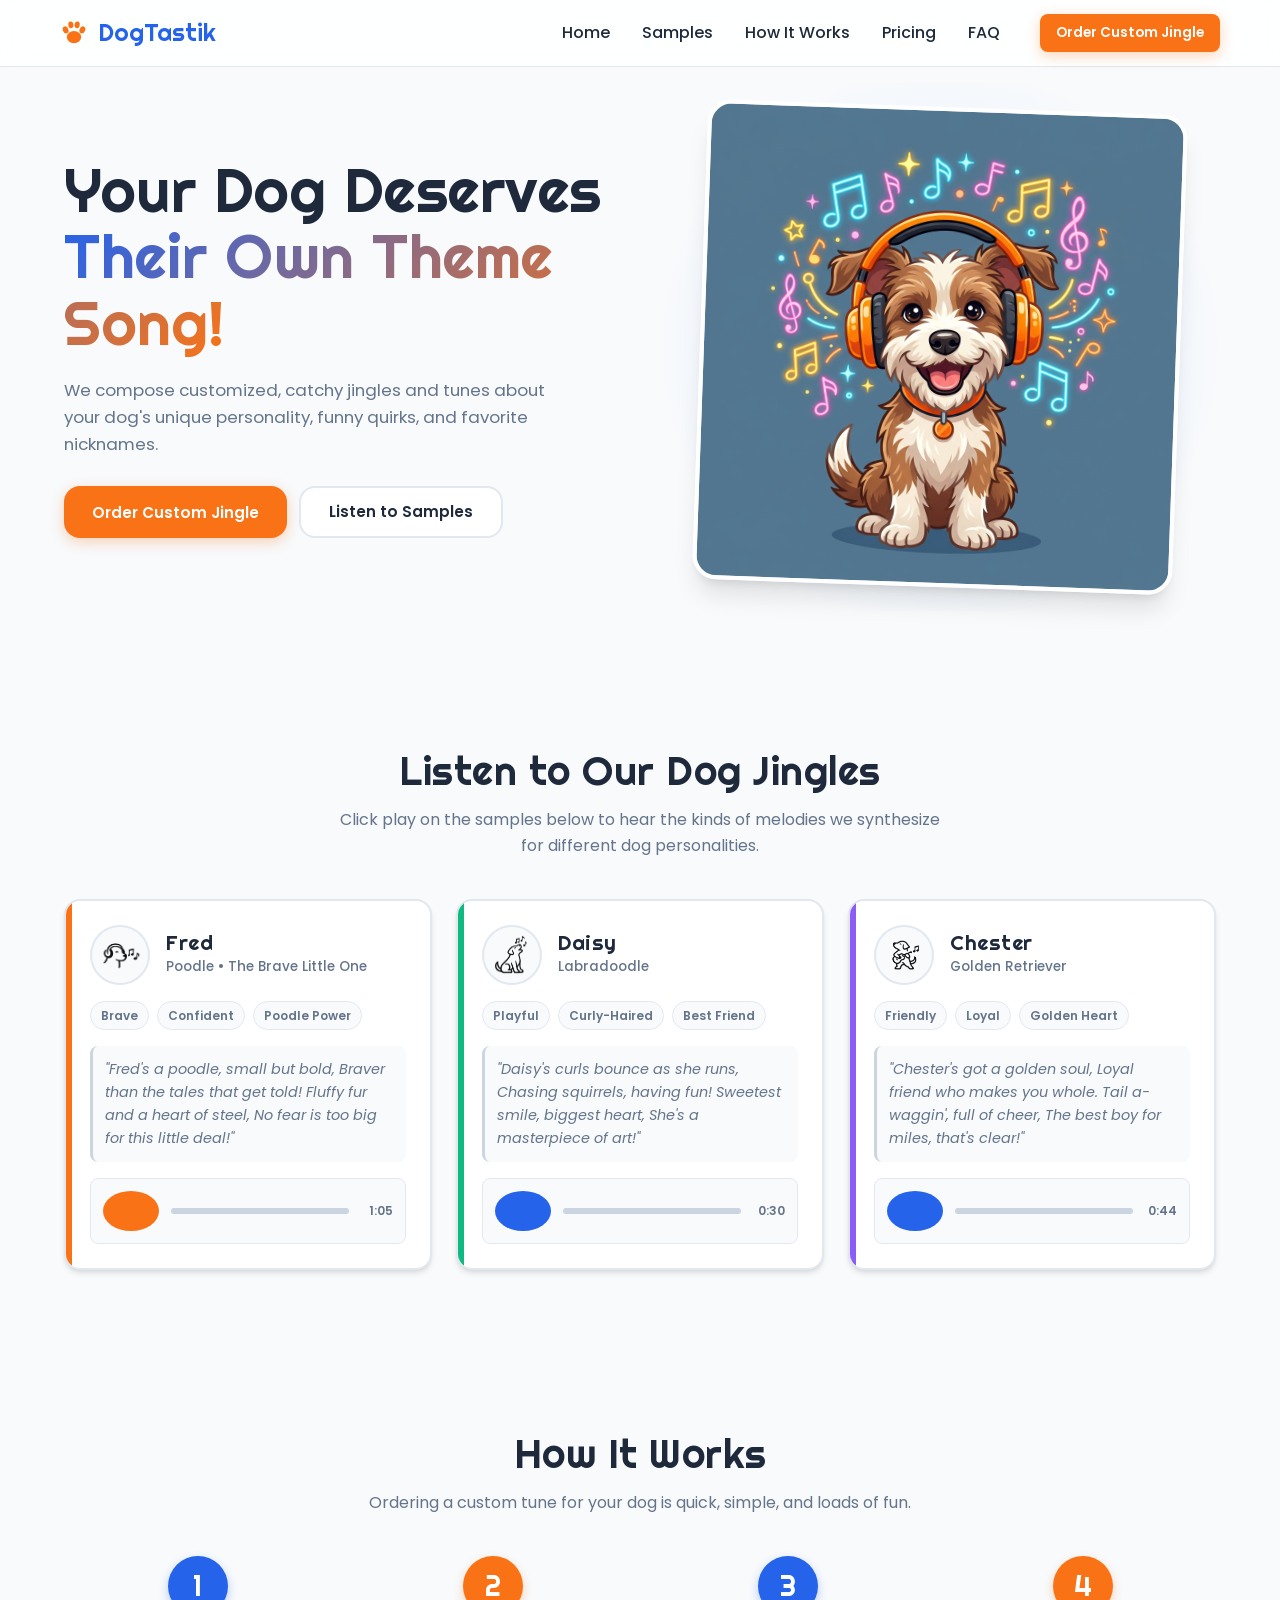
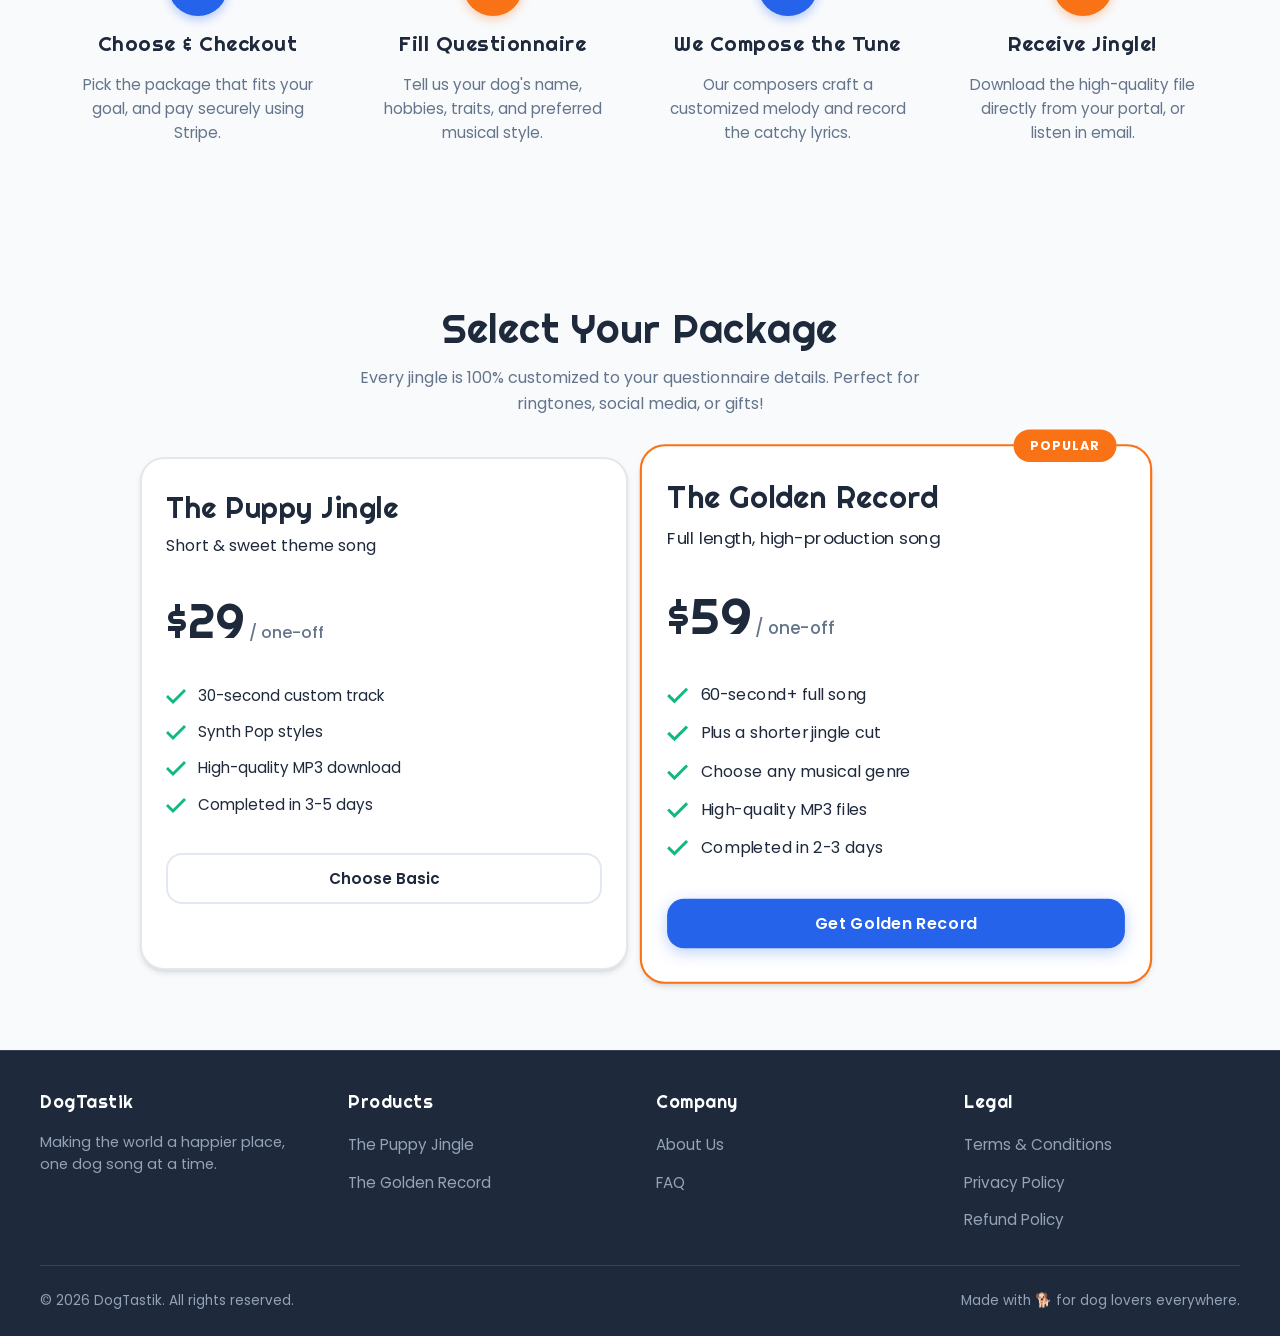
<file: index.html>
<!DOCTYPE html>
<html lang="en">
<head>
  <!-- Google tag (gtag.js) -->
  <script async src="https://www.googletagmanager.com/gtag/js?id=G-RC7KNJLQ66"></script>
  <script>
    window.dataLayer = window.dataLayer || [];
    function gtag(){dataLayer.push(arguments);}
    gtag('js', new Date());

    gtag('config', 'G-RC7KNJLQ66');
  </script>
  <meta charset="UTF-8">
  <meta name="viewport" content="width=device-width, initial-scale=1.0">
  <title>DogTastik - Custom Dog Jingles & Tunes</title>
  <meta name="description" content="Get a customized, professionally composed jingle or song about your favorite dog. The perfect musical gift for pet lovers.">
  <link rel="canonical" href="https://dogtastik.com/">
  <link rel="icon" type="image/svg+xml" href="/favicon.svg">
  <meta name="theme-color" content="#f97316">

  <meta property="og:type" content="website">
  <meta property="og:url" content="https://dogtastik.com/">
  <meta property="og:site_name" content="DogTastik">
  <meta property="og:title" content="DogTastik - Custom Dog Jingles & Tunes">
  <meta property="og:description" content="Get a customized, professionally composed jingle or song about your favorite dog. The perfect musical gift for pet lovers.">
  <meta property="og:image" content="https://dogtastik.com/assets/hero_dog.png">

  <meta name="twitter:card" content="summary_large_image">
  <meta name="twitter:title" content="DogTastik - Custom Dog Jingles & Tunes">
  <meta name="twitter:description" content="Get a customized, professionally composed jingle or song about your favorite dog. The perfect musical gift for pet lovers.">
  <meta name="twitter:image" content="https://dogtastik.com/assets/hero_dog.png">

  <link rel="stylesheet" href="styles.css">

  <script type="application/ld+json">
  {
    "@context": "https://schema.org",
    "@graph": [
      {
        "@type": "Organization",
        "name": "DogTastik",
        "url": "https://dogtastik.com/",
        "logo": "https://dogtastik.com/assets/hero_dog.png"
      },
      {
        "@type": "Product",
        "name": "The Puppy Jingle",
        "description": "30-second custom dog jingle in Acoustic or Synth Pop styles, delivered as a high-quality MP3 in 3-5 days.",
        "brand": { "@type": "Brand", "name": "DogTastik" },
        "offers": {
          "@type": "Offer",
          "url": "https://dogtastik.com/#pricing",
          "priceCurrency": "USD",
          "price": "29",
          "availability": "https://schema.org/InStock"
        }
      },
      {
        "@type": "Product",
        "name": "The Golden Record",
        "description": "60-second custom dog song with vocal lyrics and backing tracks in any genre, delivered as WAV/MP3 files in 2-3 days.",
        "brand": { "@type": "Brand", "name": "DogTastik" },
        "offers": {
          "@type": "Offer",
          "url": "https://dogtastik.com/#pricing",
          "priceCurrency": "USD",
          "price": "59",
          "availability": "https://schema.org/InStock"
        }
      }
    ]
  }
  </script>
</head>
<body>

  <!-- Sticky Navigation Header -->
  <header>
    <div class="nav-container">
      <a href="#home" class="logo" id="logoLink">
        <!-- SVG Paw Print -->
        <svg xmlns="http://www.w3.org/2000/svg" viewBox="0 0 24 24">
          <ellipse cx="12" cy="15.5" rx="6.2" ry="5.3"/>
          <ellipse cx="4.8" cy="9.3" rx="2.4" ry="3.1" transform="rotate(-20 4.8 9.3)"/>
          <ellipse cx="9.3" cy="5" rx="2.2" ry="2.9" transform="rotate(-8 9.3 5)"/>
          <ellipse cx="14.7" cy="5" rx="2.2" ry="2.9" transform="rotate(8 14.7 5)"/>
          <ellipse cx="19.2" cy="9.3" rx="2.4" ry="3.1" transform="rotate(20 19.2 9.3)"/>
        </svg>
        <span>DogTastik</span>
      </a>
      
      <button class="nav-toggle" id="navToggle" aria-label="Toggle navigation menu" aria-expanded="false" aria-controls="navPanel">
        <svg width="24" height="24" viewBox="0 0 24 24" fill="none" stroke="currentColor" stroke-width="2" stroke-linecap="round">
          <line x1="3" y1="6" x2="21" y2="6"/>
          <line x1="3" y1="12" x2="21" y2="12"/>
          <line x1="3" y1="18" x2="21" y2="18"/>
        </svg>
      </button>

      <div class="nav-panel" id="navPanel">
        <nav class="nav-links">
          <a href="#home">Home</a>
          <a href="#samples-section">Samples</a>
          <a href="#how-it-works">How It Works</a>
          <a href="#pricing">Pricing</a>
          <a href="faq.html">FAQ</a>
        </nav>

        <div class="auth-buttons" id="authNavButtons">
          <a href="#pricing" class="btn btn-cta btn-sm">Order Custom Jingle</a>
        </div>
      </div>
    </div>
  </header>

  <main>
    
    <!-- 1. LANDING PAGE VIEW -->
    <div id="homeView" class="app-view active">
      
      <!-- Hero Section -->
      <section class="hero-section">
        <div class="hero-content">
          <h1>Your Dog Deserves <span>Their Own Theme Song!</span></h1>
          <p>We compose customized, catchy jingles and tunes about your dog's unique personality, funny quirks, and favorite nicknames.</p>
          <div class="hero-buttons">
            <button class="btn btn-cta" onclick="location.hash='#pricing'">Order Custom Jingle</button>
            <a href="#samples-section" class="btn btn-secondary">Listen to Samples</a>
          </div>
        </div>
        <div class="hero-image-container">
          <img src="assets/hero_dog.png" alt="Happy dog wearing orange headphones listening to music" class="hero-image">
        </div>
      </section>

      <!-- Samples Soundboard Section -->
      <section id="samples-section">
        <div class="section-header">
          <h2>Listen to Our Dog Jingles</h2>
          <p>Click play on the samples below to hear the kinds of melodies we synthesize for different dog personalities.</p>
        </div>
        
        <div class="samples-grid">
          <!-- Sample 1 -->
          <div class="sample-card orange" id="sampleCard-1" data-audio-src="assets/jingles/fred.mp3" data-duration-label="1:05">
            <div class="sample-header">
              <div class="dog-avatar"><img src="assets/icon-1.png" alt="Fred the poodle"></div>
              <div class="sample-info">
                <h3>Fred</h3>
                <p>Poodle • The Brave Little One</p>
              </div>
            </div>
            <div class="sample-tags">
              <span class="tag">Brave</span>
              <span class="tag">Confident</span>
              <span class="tag">Poodle Power</span>
            </div>
            <p class="sample-lyrics">
              "Fred's a poodle, small but bold,
              Braver than the tales that get told!
              Fluffy fur and a heart of steel,
              No fear is too big for this little deal!"
            </p>
            <div class="audio-player-container">
              <button class="play-btn" id="playBtn-1" onclick="app.playSample(1)">
                <svg width="16" height="16" viewBox="0 0 24 24" fill="currentColor">
                  <path d="M8 5v14l11-7z"/>
                </svg>
              </button>
              <div class="audio-progress-bar" onclick="app.seekSample(event, 1)">
                <div class="audio-progress" id="progress-1"></div>
              </div>
              <div class="audio-time" id="time-1">1:05</div>
            </div>
          </div>

          <!-- Sample 2 -->
          <div class="sample-card green" id="sampleCard-2" data-audio-src="assets/jingles/daisy.mp3" data-duration-label="0:30">
            <div class="sample-header">
              <div class="dog-avatar"><img src="assets/icon-2.png" alt="Daisy the labradoodle"></div>
              <div class="sample-info">
                <h3>Daisy</h3>
                <p>Labradoodle</p>
              </div>
            </div>
            <div class="sample-tags">
              <span class="tag">Playful</span>
              <span class="tag">Curly-Haired</span>
              <span class="tag">Best Friend</span>
            </div>
            <p class="sample-lyrics">
              "Daisy's curls bounce as she runs,
              Chasing squirrels, having fun!
              Sweetest smile, biggest heart,
              She's a masterpiece of art!"
            </p>
            <div class="audio-player-container">
              <button class="play-btn" id="playBtn-2" onclick="app.playSample(2)">
                <svg width="16" height="16" viewBox="0 0 24 24" fill="currentColor">
                  <path d="M8 5v14l11-7z"/>
                </svg>
              </button>
              <div class="audio-progress-bar" onclick="app.seekSample(event, 2)">
                <div class="audio-progress" id="progress-2"></div>
              </div>
              <div class="audio-time" id="time-2">0:30</div>
            </div>
          </div>

          <!-- Sample 3 -->
          <div class="sample-card purple" id="sampleCard-3" data-audio-src="assets/jingles/chester.mp3" data-duration-label="0:44">
            <div class="sample-header">
              <div class="dog-avatar"><img src="assets/icon-6.png" alt="Chester the golden retriever"></div>
              <div class="sample-info">
                <h3>Chester</h3>
                <p>Golden Retriever</p>
              </div>
            </div>
            <div class="sample-tags">
              <span class="tag">Friendly</span>
              <span class="tag">Loyal</span>
              <span class="tag">Golden Heart</span>
            </div>
            <p class="sample-lyrics">
              "Chester's got a golden soul,
              Loyal friend who makes you whole.
              Tail a-waggin', full of cheer,
              The best boy for miles, that's clear!"
            </p>
            <div class="audio-player-container">
              <button class="play-btn" id="playBtn-3" onclick="app.playSample(3)">
                <svg width="16" height="16" viewBox="0 0 24 24" fill="currentColor">
                  <path d="M8 5v14l11-7z"/>
                </svg>
              </button>
              <div class="audio-progress-bar" onclick="app.seekSample(event, 3)">
                <div class="audio-progress" id="progress-3"></div>
              </div>
              <div class="audio-time" id="time-3">0:44</div>
            </div>
          </div>
        </div>
      </section>

      <!-- How It Works Section -->
      <section id="how-it-works">
        <div class="section-header">
          <h2>How It Works</h2>
          <p>Ordering a custom tune for your dog is quick, simple, and loads of fun.</p>
        </div>

        <div class="steps-container">
          <div class="step-card">
            <div class="step-number">1</div>
            <h3>Choose & Checkout</h3>
            <p>Pick the package that fits your goal, and pay securely using Stripe.</p>
          </div>
          <div class="step-card orange">
            <div class="step-number">2</div>
            <h3>Fill Questionnaire</h3>
            <p>Tell us your dog's name, hobbies, traits, and preferred musical style.</p>
          </div>
          <div class="step-card">
            <div class="step-number">3</div>
            <h3>We Compose the Tune</h3>
            <p>Our composers craft a customized melody and record the catchy lyrics.</p>
          </div>
          <div class="step-card orange">
            <div class="step-number">4</div>
            <h3>Receive Jingle!</h3>
            <p>Download the high-quality file directly from your portal, or listen in email.</p>
          </div>
        </div>
      </section>

      <!-- Pricing Section -->
      <section id="pricing">
        <div class="section-header">
          <h2>Select Your Package</h2>
          <p>Every jingle is 100% customized to your questionnaire details. Perfect for ringtones, social media, or gifts!</p>
        </div>

        <div class="pricing-grid">
          <!-- Package 1 -->
          <div class="pricing-card">
            <div class="pricing-header">
              <h3>The Puppy Jingle</h3>
              <p>Short & sweet theme song</p>
            </div>
            <div class="price">$29<span>/ one-off</span></div>
            <ul class="pricing-features">
              <li>
                <svg viewBox="0 0 20 20"><path d="M0 11l2-2 5 5L18 3l2 2L7 18z"/></svg>
                30-second custom track
              </li>
              <li>
                <svg viewBox="0 0 20 20"><path d="M0 11l2-2 5 5L18 3l2 2L7 18z"/></svg>
                Synth Pop styles
              </li>
              <li>
                <svg viewBox="0 0 20 20"><path d="M0 11l2-2 5 5L18 3l2 2L7 18z"/></svg>
                High-quality MP3 download
              </li>
              <li>
                <svg viewBox="0 0 20 20"><path d="M0 11l2-2 5 5L18 3l2 2L7 18z"/></svg>
                Completed in 3-5 days
              </li>
            </ul>
            <button class="btn btn-secondary" onclick="app.buyPackage('puppy')">Choose Basic</button>
          </div>

          <!-- Package 2 -->
          <div class="pricing-card popular">
            <div class="badge-popular">Popular</div>
            <div class="pricing-header">
              <h3>The Golden Record</h3>
              <p>Full length, high-production song</p>
            </div>
            <div class="price">$59<span>/ one-off</span></div>
            <ul class="pricing-features">
              <li>
                <svg viewBox="0 0 20 20"><path d="M0 11l2-2 5 5L18 3l2 2L7 18z"/></svg>
                60-second+ full song
              </li>
              <li>
                <svg viewBox="0 0 20 20"><path d="M0 11l2-2 5 5L18 3l2 2L7 18z"/></svg>
                Plus a shorter jingle cut
              </li>
              <li>
                <svg viewBox="0 0 20 20"><path d="M0 11l2-2 5 5L18 3l2 2L7 18z"/></svg>
                Choose any musical genre
              </li>
              <li>
                <svg viewBox="0 0 20 20"><path d="M0 11l2-2 5 5L18 3l2 2L7 18z"/></svg>
                High-quality MP3 files
              </li>
              <li>
                <svg viewBox="0 0 20 20"><path d="M0 11l2-2 5 5L18 3l2 2L7 18z"/></svg>
                Completed in 2-3 days
              </li>
            </ul>
            <button class="btn btn-primary" onclick="app.buyPackage('golden')">Get Golden Record</button>
          </div>
        </div>
      </section>

    </div>

    <!-- 2. DOG QUESTIONNAIRE VIEW -->
    <div id="questionnaireView" class="app-view">
      <div class="form-container" style="max-width: 650px;">
        <div class="form-header">
          <h2>Dog Questionnaire</h2>
          <p>Tell us about your dog so we can compose the perfect tune!</p>
        </div>
        <form id="dogQuestionnaireForm" onsubmit="app.handleQuestionnaireSubmit(event)">

          <!-- 0. Your Info -->
          <div style="display: grid; grid-template-columns: 1fr 1fr; gap: 16px;">
            <div class="form-group">
              <label for="ownerName">Your Name</label>
              <input type="text" id="ownerName" placeholder="Alex Smith" required>
            </div>
            <div class="form-group">
              <label for="ownerEmail">Your Email</label>
              <input type="email" id="ownerEmail" placeholder="yourname@example.com" required>
            </div>
          </div>

          <!-- 0b. Social handle (optional) -->
          <div class="form-group">
            <label for="socialHandle">Instagram or TikTok <span style="color: var(--text-muted); font-weight: normal;">(optional — if public, so we can see your dog in action!)</span></label>
            <input type="text" id="socialHandle" placeholder="@yourdog">
          </div>

          <!-- 0c. WhatsApp number (Golden Record only) -->
          <div class="form-group" id="whatsappGroup">
            <label for="whatsappNumber">WhatsApp Number <span style="color: var(--text-muted); font-weight: normal;">(optional — we may message you here, and you can send a voice note with any extra details!)</span></label>
            <input type="tel" id="whatsappNumber" placeholder="+1 555 123 4567">
          </div>

          <!-- 1. Name & Breed -->
          <div style="display: grid; grid-template-columns: 1fr 1fr; gap: 16px;">
            <div class="form-group">
              <label for="dogName">Dog's Name</label>
              <input type="text" id="dogName" placeholder="Rusty" required>
            </div>
            <div class="form-group">
              <label for="dogBreed">Breed</label>
              <input type="text" id="dogBreed" placeholder="Beagle (or best guess!)" required>
            </div>
          </div>

          <div class="form-group">
            <label for="dogNickname">Nickname(s) <span style="color: var(--text-muted); font-weight: normal;">(optional)</span></label>
            <input type="text" id="dogNickname" placeholder="e.g. Rusty-Bear, Big R, Sir Barks-a-lot">
          </div>

          <!-- 2. Personality traits (pick exactly 3) -->
          <div class="form-group">
            <label>Personality — pick exactly 3</label>
            <p id="personalityCount" style="font-size: 0.8rem; color: var(--text-muted); margin: -4px 0 10px;">0 of 3 selected</p>
            <div class="trait-groups" id="personalityTraits">
              <div class="trait-group">
                <span class="trait-group-label">Playful / Energetic</span>
                <div class="trait-options">
                  <label class="trait-chip"><input type="checkbox" value="Goofy">Goofy</label>
                  <label class="trait-chip"><input type="checkbox" value="Energetic">Energetic</label>
                  <label class="trait-chip"><input type="checkbox" value="Mischievous">Mischievous</label>
                  <label class="trait-chip"><input type="checkbox" value="Silly">Silly</label>
                  <label class="trait-chip"><input type="checkbox" value="Playful">Playful</label>
                  <label class="trait-chip"><input type="checkbox" value="Adventurous">Adventurous</label>
                </div>
              </div>
              <div class="trait-group">
                <span class="trait-group-label">Affectionate</span>
                <div class="trait-options">
                  <label class="trait-chip"><input type="checkbox" value="Loving">Loving</label>
                  <label class="trait-chip"><input type="checkbox" value="Cuddly">Cuddly</label>
                  <label class="trait-chip"><input type="checkbox" value="Loyal">Loyal</label>
                  <label class="trait-chip"><input type="checkbox" value="Gentle">Gentle</label>
                  <label class="trait-chip"><input type="checkbox" value="Sweet">Sweet</label>
                  <label class="trait-chip"><input type="checkbox" value="Affectionate">Affectionate</label>
                </div>
              </div>
              <div class="trait-group">
                <span class="trait-group-label">Calm / Composed</span>
                <div class="trait-options">
                  <label class="trait-chip"><input type="checkbox" value="Chill">Chill</label>
                  <label class="trait-chip"><input type="checkbox" value="Laid-back">Laid-back</label>
                  <label class="trait-chip"><input type="checkbox" value="Dignified">Dignified</label>
                  <label class="trait-chip"><input type="checkbox" value="Independent">Independent</label>
                  <label class="trait-chip"><input type="checkbox" value="Wise">Wise</label>
                  <label class="trait-chip"><input type="checkbox" value="Patient">Patient</label>
                </div>
              </div>
              <div class="trait-group">
                <span class="trait-group-label">Bold / Confident</span>
                <div class="trait-options">
                  <label class="trait-chip"><input type="checkbox" value="Brave">Brave</label>
                  <label class="trait-chip"><input type="checkbox" value="Confident">Confident</label>
                  <label class="trait-chip"><input type="checkbox" value="Protective">Protective</label>
                  <label class="trait-chip"><input type="checkbox" value="Stubborn">Stubborn</label>
                  <label class="trait-chip"><input type="checkbox" value="Fearless">Fearless</label>
                  <label class="trait-chip"><input type="checkbox" value="Bossy">Bossy</label>
                </div>
              </div>
              <div class="trait-group">
                <span class="trait-group-label">Quirky / Anxious</span>
                <div class="trait-options">
                  <label class="trait-chip"><input type="checkbox" value="Anxious">Anxious</label>
                  <label class="trait-chip"><input type="checkbox" value="Clingy">Clingy</label>
                  <label class="trait-chip"><input type="checkbox" value="Dramatic">Dramatic</label>
                  <label class="trait-chip"><input type="checkbox" value="Nervous">Nervous</label>
                  <label class="trait-chip"><input type="checkbox" value="Shy">Shy</label>
                  <label class="trait-chip"><input type="checkbox" value="Quirky">Quirky</label>
                </div>
              </div>
            </div>
          </div>

          <!-- 3. Funniest / most "them" habit -->
          <div class="form-group">
            <label for="funnyHabit">Funniest / Most "Them" Habit</label>
            <textarea id="funnyHabit" placeholder="e.g. always has a toy in their mouth, does the zoomies after baths, tilts their head at every question..." required></textarea>
          </div>

          <!-- 4 & 5. Loves most / scared of -->
          <div style="display: grid; grid-template-columns: 1fr 1fr; gap: 16px;">
            <div class="form-group">
              <label for="favoriteThing">What They Love Most</label>
              <input type="text" id="favoriteThing" placeholder="e.g. treats, walks, squirrels, belly rubs, car rides..." required>
            </div>
            <div class="form-group">
              <label for="fearOrDislike">What They're Scared Of / Hate</label>
              <input type="text" id="fearOrDislike" placeholder="e.g. the vacuum, thunderstorms, the mail carrier, baths..." required>
            </div>
          </div>

          <!-- 6. Favorite person & relationship -->
          <div style="display: grid; grid-template-columns: 1fr 1fr; gap: 16px;">
            <div class="form-group">
              <label for="favoritePerson">Favorite Person</label>
              <input type="text" id="favoritePerson" placeholder="Dad, Mom, my son Jake..." required>
            </div>
            <div class="form-group">
              <label for="relationshipNote">Relationship Note (optional)</label>
              <input type="text" id="relationshipNote" placeholder="always follows him around">
            </div>
          </div>

          <!-- 7. Signature sound / catchphrase moment -->
          <div class="form-group">
            <label>Signature Sound or Catchphrase Moment</label>
            <div class="trait-options" id="signatureSound">
              <label class="trait-chip"><input type="checkbox" value="Talks/grumbles with toys in mouth">Talks/grumbles with toys in mouth</label>
              <label class="trait-chip"><input type="checkbox" value="Howls (at sirens, music, etc.)">Howls (at sirens, music, etc.)</label>
              <label class="trait-chip"><input type="checkbox" value="Snores loudly">Snores loudly</label>
              <label class="trait-chip"><input type="checkbox" value="Sighs or groans dramatically">Sighs or groans dramatically</label>
              <label class="trait-chip"><input type="checkbox" value="Whines/yips with excitement">Whines/yips with excitement</label>
              <label class="trait-chip"><input type="checkbox" value="Growls playfully during play">Growls playfully during play</label>
              <label class="trait-chip"><input type="checkbox" value="Barks at something specific (mirror, doorbell, mail carrier)">Barks at something specific (mirror, doorbell, mail carrier)</label>
            </div>
            <input type="text" id="signatureSoundOther" placeholder="Other: describe their signature sound" style="margin-top: 10px;">
          </div>

          <!-- 8. Desired vibe (Golden Record only) -->
          <div class="form-group" id="vibeGroup">
            <label>Desired Vibe</label>
            <div class="vibe-cards" id="vibeCards">
              <label class="vibe-card"><input type="radio" name="vibe" value="Silly & Upbeat" required><span>Silly &amp; Upbeat</span></label>
              <label class="vibe-card"><input type="radio" name="vibe" value="Sweet & Heartfelt"><span>Sweet &amp; Heartfelt</span></label>
              <label class="vibe-card"><input type="radio" name="vibe" value="Epic Rock Anthem"><span>Epic Rock Anthem</span></label>
              <label class="vibe-card"><input type="radio" name="vibe" value="Fun Country/Folk Sing-Along"><span>Fun Country/Folk Sing-Along</span></label>
              <label class="vibe-card"><input type="radio" name="vibe" value="Quirky & Comedic"><span>Quirky &amp; Comedic</span></label>
            </div>
          </div>

          <!-- 9. Anything else (both packages) -->
          <div class="form-group">
            <label for="anythingElse">Anything Else? <span style="color: var(--text-muted); font-weight: normal;">(optional)</span></label>
            <textarea id="anythingElse" placeholder="Anything else you'd like us to know or include in the song..."></textarea>
          </div>

          <button type="submit" class="btn btn-cta" style="width: 100%;">Submit & Generate Jingle</button>
        </form>
      </div>
    </div>

    <!-- 3. THANK YOU VIEW -->
    <div id="thankyouView" class="app-view">
      <div class="form-container" style="max-width: 550px; text-align: center;">
        <div class="section-header">
          <div style="font-size: 3rem; margin-bottom: 16px;">🎉</div>
          <h2>Thanks — your order is in!</h2>
          <p id="thankyouSub">We've got your dog's profile and we're getting started on their jingle. We'll email your finished track within a few days.</p>
        </div>
        <a href="#home" class="btn btn-secondary" style="margin-top: 12px;">Back to Home</a>
      </div>
    </div>

  </main>

  <!-- Footer -->
  <footer>
    <div class="footer-grid">
      <div class="footer-col">
        <h4 style="font-family: var(--font-header); color: white;">DogTastik</h4>
        <p style="font-size: 0.9rem; margin-top: 10px; line-height: 1.5;">Making the world a happier place, one dog song at a time.</p>
      </div>
      <div class="footer-col">
        <h4>Products</h4>
        <ul>
          <li><a href="#pricing">The Puppy Jingle</a></li>
          <li><a href="#pricing">The Golden Record</a></li>
        </ul>
      </div>
      <div class="footer-col">
        <h4>Company</h4>
        <ul>
          <li><a href="#home">About Us</a></li>
          <li><a href="faq.html">FAQ</a></li>
        </ul>
      </div>
      <div class="footer-col">
        <h4>Legal</h4>
        <ul>
          <li><a href="terms.html">Terms & Conditions</a></li>
          <li><a href="privacy.html">Privacy Policy</a></li>
          <li><a href="refund-policy.html">Refund Policy</a></li>
        </ul>
      </div>
    </div>
    <div class="footer-bottom">
      <p>&copy; 2026 DogTastik. All rights reserved.</p>
      <p>Made with 🐕 for dog lovers everywhere.</p>
    </div>
  </footer>

  <!-- JS Scripts -->
  <script src="synth.js"></script>
  <script src="app.js"></script>
</body>
</html>
</file>
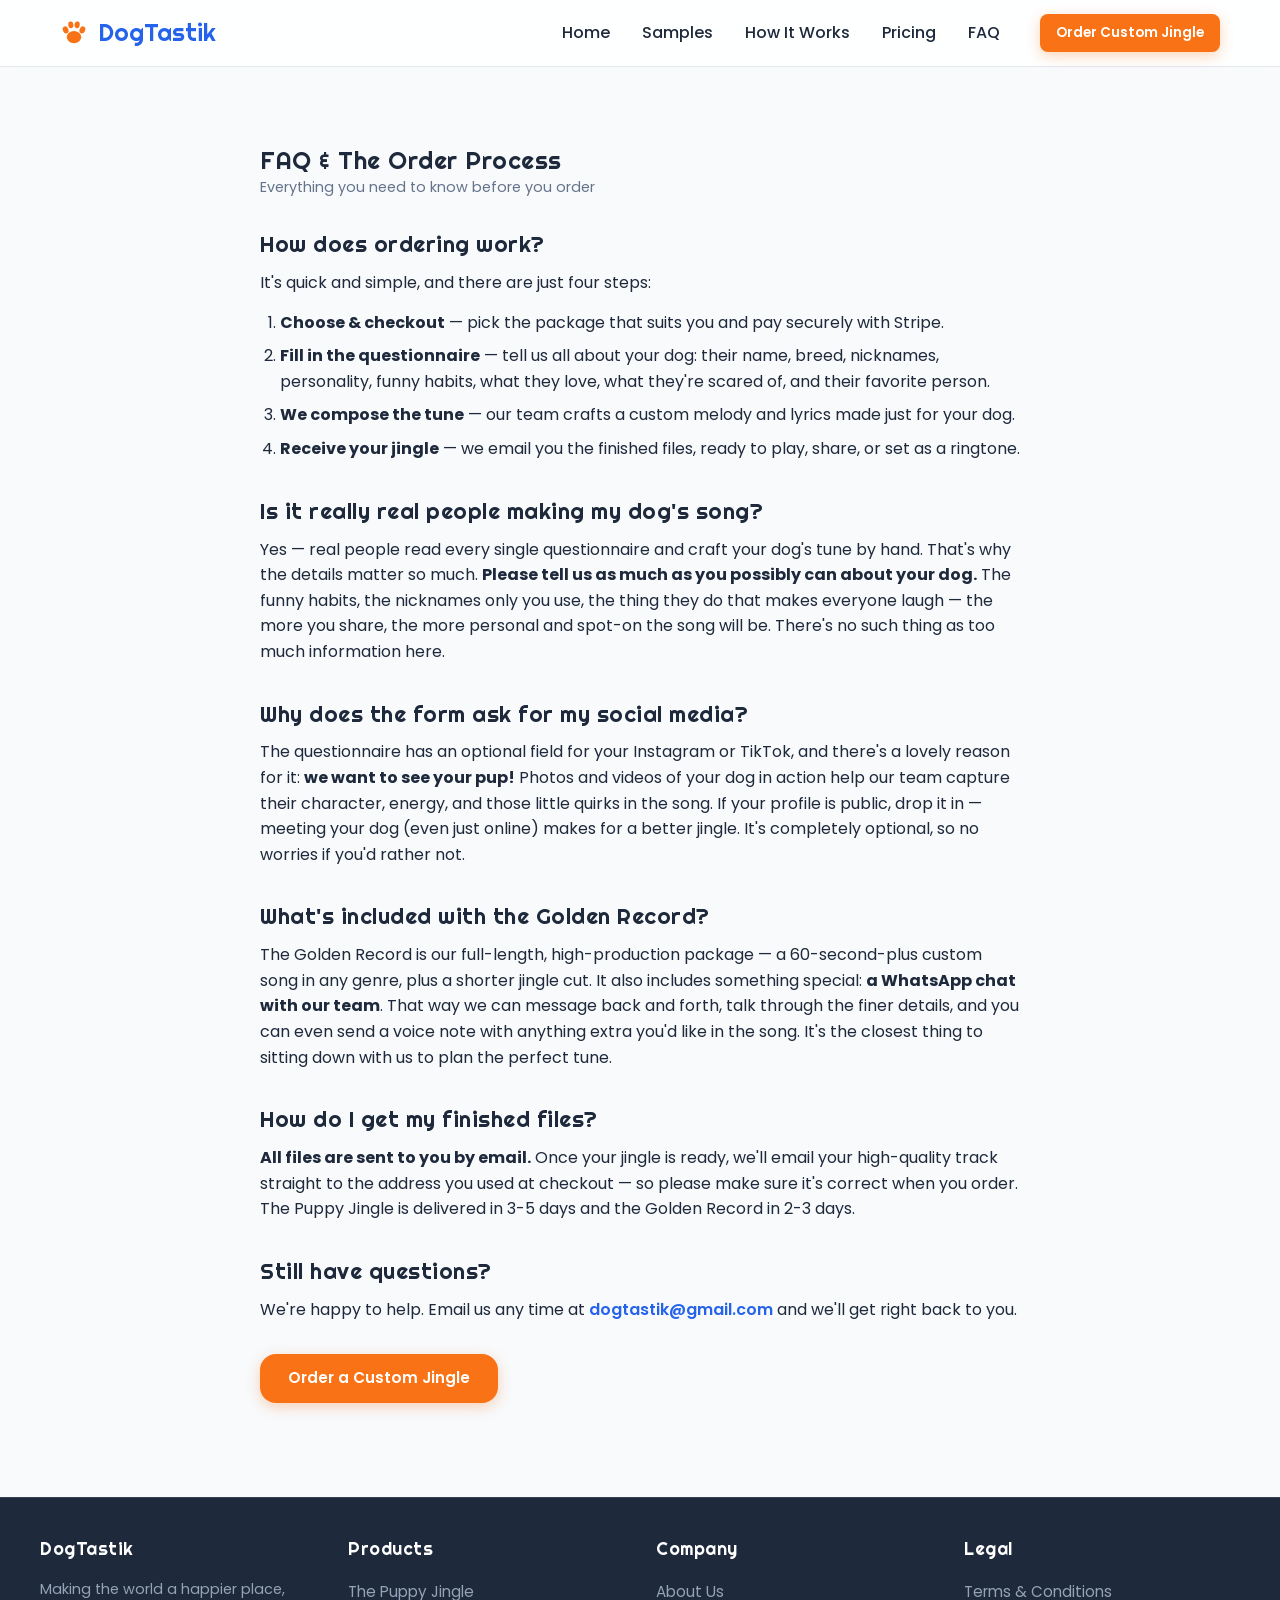
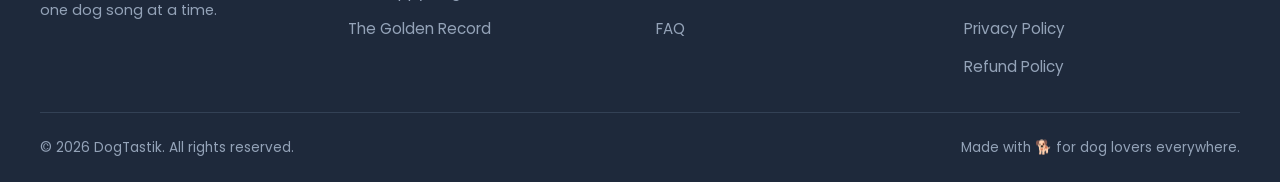
<file: faq.html>
<!DOCTYPE html>
<html lang="en">
<head>
  <!-- Google tag (gtag.js) -->
  <script async src="https://www.googletagmanager.com/gtag/js?id=G-RC7KNJLQ66"></script>
  <script>
    window.dataLayer = window.dataLayer || [];
    function gtag(){dataLayer.push(arguments);}
    gtag('js', new Date());

    gtag('config', 'G-RC7KNJLQ66');
  </script>
  <meta charset="UTF-8">
  <meta name="viewport" content="width=device-width, initial-scale=1.0">
  <title>FAQ & Order Process - DogTastik</title>
  <meta name="description" content="How ordering a custom DogTastik jingle works — real people review every questionnaire, so tell us all about your pup. Frequently asked questions answered.">
  <link rel="canonical" href="https://dogtastik.com/faq.html">
  <link rel="icon" type="image/svg+xml" href="/favicon.svg">
  <meta name="theme-color" content="#f97316">
  <link rel="stylesheet" href="styles.css">

  <script type="application/ld+json">
  {
    "@context": "https://schema.org",
    "@type": "FAQPage",
    "mainEntity": [
      {
        "@type": "Question",
        "name": "How does the order process work?",
        "acceptedAnswer": {
          "@type": "Answer",
          "text": "Pick your package and check out securely with Stripe, fill in the questionnaire about your dog, and our team gets to work. We compose your custom tune and email you the finished files — the Puppy Jingle in 3-5 days and the Golden Record in 2-3 days."
        }
      },
      {
        "@type": "Question",
        "name": "Is it real people making my dog's song?",
        "acceptedAnswer": {
          "@type": "Answer",
          "text": "Yes. Real people read every questionnaire and craft your dog's tune by hand. The more you tell us about your dog, the more personal and accurate the song will be, so please share as much as you can."
        }
      },
      {
        "@type": "Question",
        "name": "Why does the form ask for my social media links?",
        "acceptedAnswer": {
          "@type": "Answer",
          "text": "The questionnaire asks for your Instagram or TikTok (optional) so our team can see your pup in action. Seeing photos and videos of your dog helps us capture their personality in the song. Public profiles only."
        }
      },
      {
        "@type": "Question",
        "name": "What does the Golden Record include?",
        "acceptedAnswer": {
          "@type": "Answer",
          "text": "The Golden Record is a full-length, high-production song plus a shorter jingle cut. It also includes a WhatsApp chat so we can talk through the details with you directly. All finished files are sent to you by email."
        }
      },
      {
        "@type": "Question",
        "name": "How do I receive my finished jingle?",
        "acceptedAnswer": {
          "@type": "Answer",
          "text": "Every finished file is delivered to you by email. Just make sure the email address you enter at checkout is correct."
        }
      }
    ]
  }
  </script>
</head>
<body>

  <!-- Sticky Navigation Header -->
  <header>
    <div class="nav-container">
      <a href="index.html#home" class="logo">
        <svg xmlns="http://www.w3.org/2000/svg" viewBox="0 0 24 24">
          <ellipse cx="12" cy="15.5" rx="6.2" ry="5.3"/>
          <ellipse cx="4.8" cy="9.3" rx="2.4" ry="3.1" transform="rotate(-20 4.8 9.3)"/>
          <ellipse cx="9.3" cy="5" rx="2.2" ry="2.9" transform="rotate(-8 9.3 5)"/>
          <ellipse cx="14.7" cy="5" rx="2.2" ry="2.9" transform="rotate(8 14.7 5)"/>
          <ellipse cx="19.2" cy="9.3" rx="2.4" ry="3.1" transform="rotate(20 19.2 9.3)"/>
        </svg>
        <span>DogTastik</span>
      </a>

      <button class="nav-toggle" id="navToggle" aria-label="Toggle navigation menu" aria-expanded="false" aria-controls="navPanel">
        <svg width="24" height="24" viewBox="0 0 24 24" fill="none" stroke="currentColor" stroke-width="2" stroke-linecap="round">
          <line x1="3" y1="6" x2="21" y2="6"/>
          <line x1="3" y1="12" x2="21" y2="12"/>
          <line x1="3" y1="18" x2="21" y2="18"/>
        </svg>
      </button>

      <div class="nav-panel" id="navPanel">
        <nav class="nav-links">
          <a href="index.html#home">Home</a>
          <a href="index.html#samples-section">Samples</a>
          <a href="index.html#how-it-works">How It Works</a>
          <a href="index.html#pricing">Pricing</a>
          <a href="faq.html">FAQ</a>
        </nav>

        <div class="auth-buttons">
          <a href="index.html#pricing" class="btn btn-cta btn-sm">Order Custom Jingle</a>
        </div>
      </div>
    </div>
  </header>

  <main>
    <section>
      <div class="legal-content">
        <h1>FAQ &amp; The Order Process</h1>
        <p class="updated-date">Everything you need to know before you order</p>

        <h2>How does ordering work?</h2>
        <p>It's quick and simple, and there are just four steps:</p>
        <ol>
          <li><strong>Choose &amp; checkout</strong> — pick the package that suits you and pay securely with Stripe.</li>
          <li><strong>Fill in the questionnaire</strong> — tell us all about your dog: their name, breed, nicknames, personality, funny habits, what they love, what they're scared of, and their favorite person.</li>
          <li><strong>We compose the tune</strong> — our team crafts a custom melody and lyrics made just for your dog.</li>
          <li><strong>Receive your jingle</strong> — we email you the finished files, ready to play, share, or set as a ringtone.</li>
        </ol>

        <h2>Is it really real people making my dog's song?</h2>
        <p>Yes — real people read every single questionnaire and craft your dog's tune by hand. That's why the details matter so much. <strong>Please tell us as much as you possibly can about your dog.</strong> The funny habits, the nicknames only you use, the thing they do that makes everyone laugh — the more you share, the more personal and spot-on the song will be. There's no such thing as too much information here.</p>

        <h2>Why does the form ask for my social media?</h2>
        <p>The questionnaire has an optional field for your Instagram or TikTok, and there's a lovely reason for it: <strong>we want to see your pup!</strong> Photos and videos of your dog in action help our team capture their character, energy, and those little quirks in the song. If your profile is public, drop it in — meeting your dog (even just online) makes for a better jingle. It's completely optional, so no worries if you'd rather not.</p>

        <h2>What's included with the Golden Record?</h2>
        <p>The Golden Record is our full-length, high-production package — a 60-second-plus custom song in any genre, plus a shorter jingle cut. It also includes something special: <strong>a WhatsApp chat with our team</strong>. That way we can message back and forth, talk through the finer details, and you can even send a voice note with anything extra you'd like in the song. It's the closest thing to sitting down with us to plan the perfect tune.</p>

        <h2>How do I get my finished files?</h2>
        <p><strong>All files are sent to you by email.</strong> Once your jingle is ready, we'll email your high-quality track straight to the address you used at checkout — so please make sure it's correct when you order. The Puppy Jingle is delivered in 3-5 days and the Golden Record in 2-3 days.</p>

        <h2>Still have questions?</h2>
        <p>We're happy to help. Email us any time at <a href="mailto:dogtastik@gmail.com">dogtastik@gmail.com</a> and we'll get right back to you.</p>

        <p style="margin-top: 32px;"><a href="index.html#pricing" class="btn btn-cta">Order a Custom Jingle</a></p>
      </div>
    </section>
  </main>

  <!-- Footer -->
  <footer>
    <div class="footer-grid">
      <div class="footer-col">
        <h4 style="font-family: var(--font-header); color: white;">DogTastik</h4>
        <p style="font-size: 0.9rem; margin-top: 10px; line-height: 1.5;">Making the world a happier place, one dog song at a time.</p>
      </div>
      <div class="footer-col">
        <h4>Products</h4>
        <ul>
          <li><a href="index.html#pricing">The Puppy Jingle</a></li>
          <li><a href="index.html#pricing">The Golden Record</a></li>
        </ul>
      </div>
      <div class="footer-col">
        <h4>Company</h4>
        <ul>
          <li><a href="index.html#home">About Us</a></li>
          <li><a href="faq.html">FAQ</a></li>
        </ul>
      </div>
      <div class="footer-col">
        <h4>Legal</h4>
        <ul>
          <li><a href="terms.html">Terms & Conditions</a></li>
          <li><a href="privacy.html">Privacy Policy</a></li>
          <li><a href="refund-policy.html">Refund Policy</a></li>
        </ul>
      </div>
    </div>
    <div class="footer-bottom">
      <p>&copy; 2026 DogTastik. All rights reserved.</p>
      <p>Made with 🐕 for dog lovers everywhere.</p>
    </div>
  </footer>

  <script>
    (function () {
      var toggle = document.getElementById('navToggle');
      var panel = document.getElementById('navPanel');
      if (!toggle || !panel) return;
      toggle.addEventListener('click', function (e) {
        e.stopPropagation();
        var isOpen = panel.classList.toggle('open');
        toggle.setAttribute('aria-expanded', String(isOpen));
      });
      document.addEventListener('click', function (e) {
        if (panel.classList.contains('open') && !panel.contains(e.target) && e.target !== toggle) {
          panel.classList.remove('open');
          toggle.setAttribute('aria-expanded', 'false');
        }
      });
    })();
  </script>
</body>
</html>
</file>
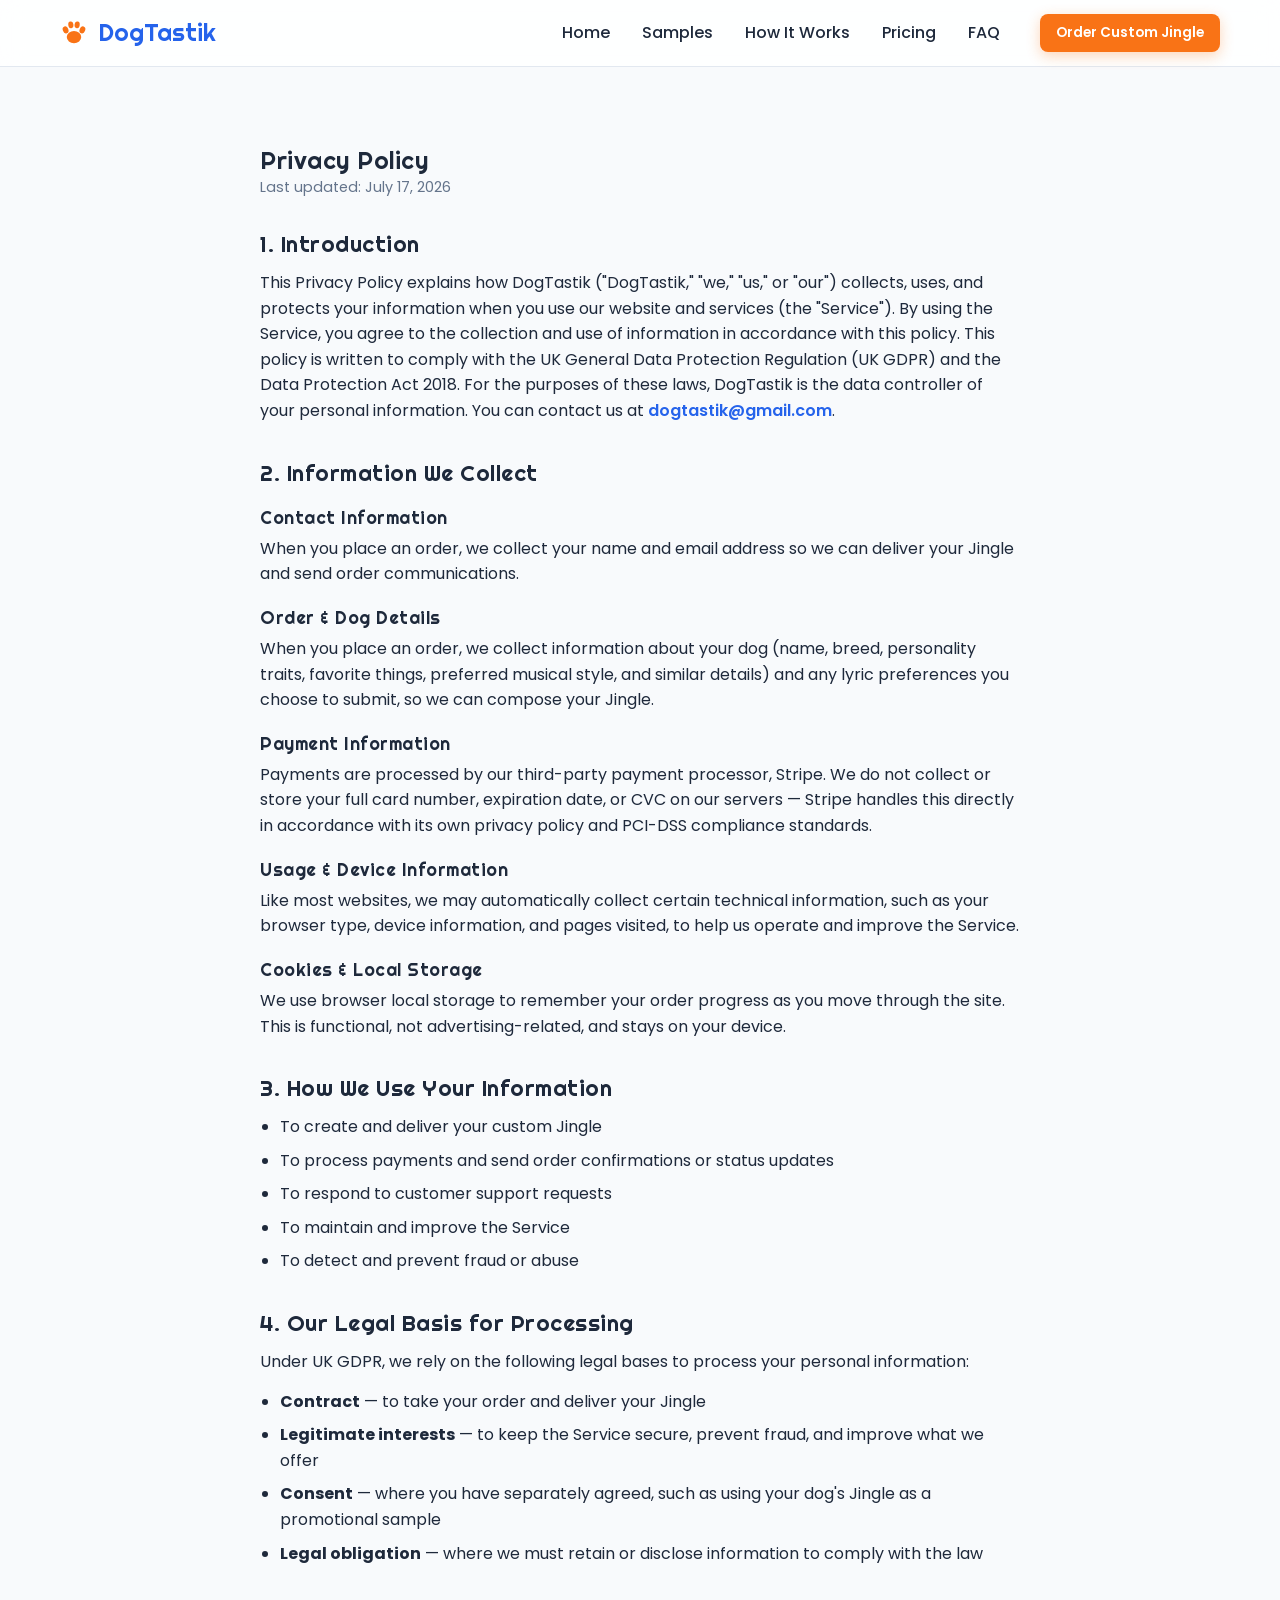
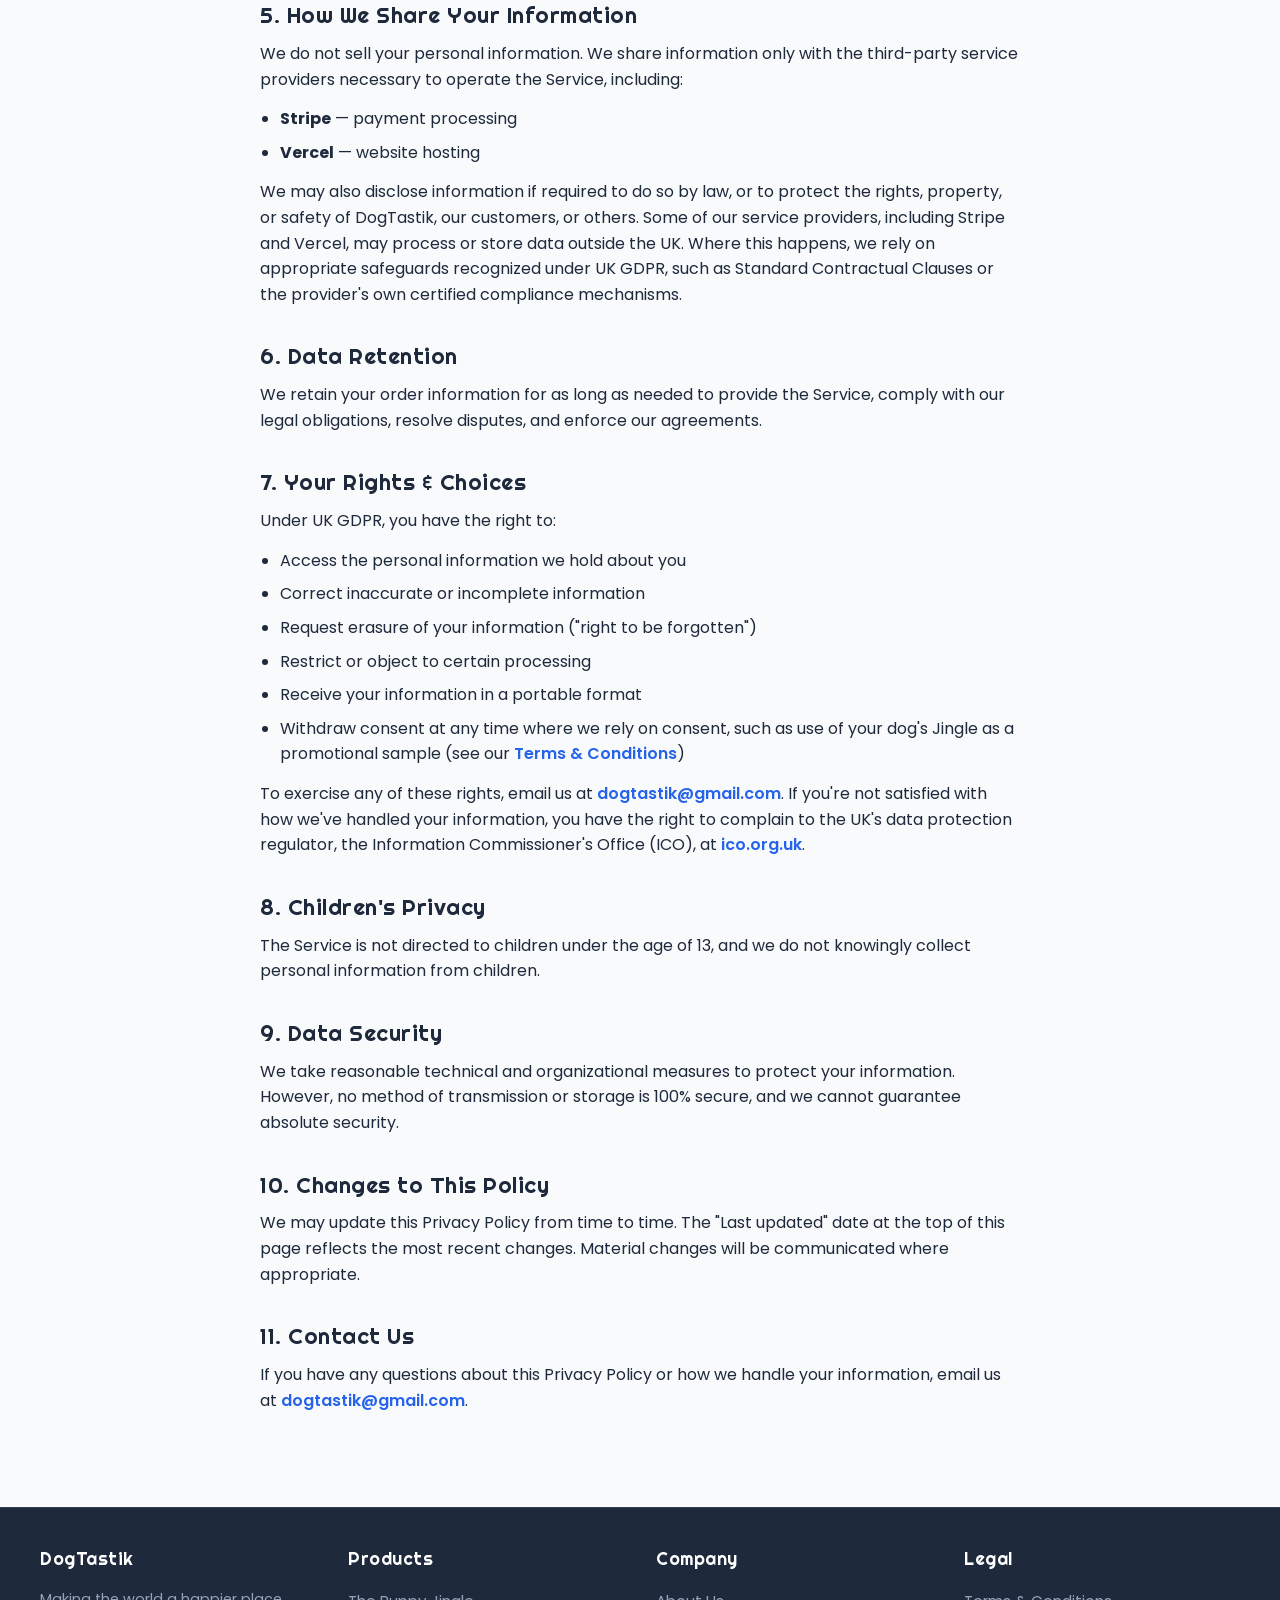
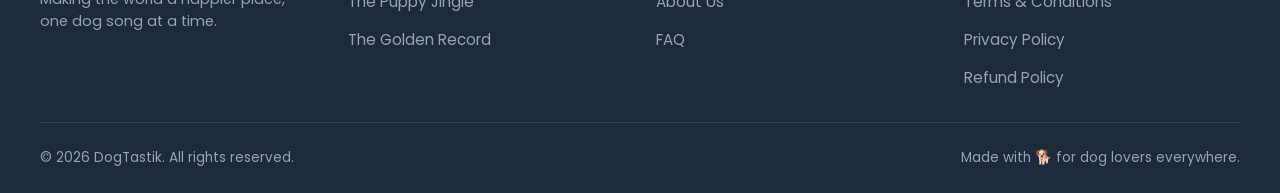
<file: privacy.html>
<!DOCTYPE html>
<html lang="en">
<head>
  <!-- Google tag (gtag.js) -->
  <script async src="https://www.googletagmanager.com/gtag/js?id=G-RC7KNJLQ66"></script>
  <script>
    window.dataLayer = window.dataLayer || [];
    function gtag(){dataLayer.push(arguments);}
    gtag('js', new Date());

    gtag('config', 'G-RC7KNJLQ66');
  </script>
  <meta charset="UTF-8">
  <meta name="viewport" content="width=device-width, initial-scale=1.0">
  <title>Privacy Policy - DogTastik</title>
  <meta name="description" content="Privacy Policy for DogTastik custom dog jingles and tunes.">
  <link rel="canonical" href="https://dogtastik.com/privacy.html">
  <link rel="icon" type="image/svg+xml" href="/favicon.svg">
  <meta name="theme-color" content="#f97316">
  <link rel="stylesheet" href="styles.css">
</head>
<body>

  <!-- Sticky Navigation Header -->
  <header>
    <div class="nav-container">
      <a href="index.html#home" class="logo">
        <svg xmlns="http://www.w3.org/2000/svg" viewBox="0 0 24 24">
          <ellipse cx="12" cy="15.5" rx="6.2" ry="5.3"/>
          <ellipse cx="4.8" cy="9.3" rx="2.4" ry="3.1" transform="rotate(-20 4.8 9.3)"/>
          <ellipse cx="9.3" cy="5" rx="2.2" ry="2.9" transform="rotate(-8 9.3 5)"/>
          <ellipse cx="14.7" cy="5" rx="2.2" ry="2.9" transform="rotate(8 14.7 5)"/>
          <ellipse cx="19.2" cy="9.3" rx="2.4" ry="3.1" transform="rotate(20 19.2 9.3)"/>
        </svg>
        <span>DogTastik</span>
      </a>

      <button class="nav-toggle" id="navToggle" aria-label="Toggle navigation menu" aria-expanded="false" aria-controls="navPanel">
        <svg width="24" height="24" viewBox="0 0 24 24" fill="none" stroke="currentColor" stroke-width="2" stroke-linecap="round">
          <line x1="3" y1="6" x2="21" y2="6"/>
          <line x1="3" y1="12" x2="21" y2="12"/>
          <line x1="3" y1="18" x2="21" y2="18"/>
        </svg>
      </button>

      <div class="nav-panel" id="navPanel">
        <nav class="nav-links">
          <a href="index.html#home">Home</a>
          <a href="index.html#samples-section">Samples</a>
          <a href="index.html#how-it-works">How It Works</a>
          <a href="index.html#pricing">Pricing</a>
          <a href="faq.html">FAQ</a>
        </nav>

        <div class="auth-buttons">
          <a href="index.html#pricing" class="btn btn-cta btn-sm">Order Custom Jingle</a>
        </div>
      </div>
    </div>
  </header>

  <main>
    <section>
      <div class="legal-content">
        <h1>Privacy Policy</h1>
        <p class="updated-date">Last updated: July 17, 2026</p>

        <h2>1. Introduction</h2>
        <p>This Privacy Policy explains how DogTastik ("DogTastik," "we," "us," or "our") collects, uses, and protects your information when you use our website and services (the "Service"). By using the Service, you agree to the collection and use of information in accordance with this policy. This policy is written to comply with the UK General Data Protection Regulation (UK GDPR) and the Data Protection Act 2018. For the purposes of these laws, DogTastik is the data controller of your personal information. You can contact us at <a href="mailto:dogtastik@gmail.com">dogtastik@gmail.com</a>.</p>

        <h2>2. Information We Collect</h2>
        <h3>Contact Information</h3>
        <p>When you place an order, we collect your name and email address so we can deliver your Jingle and send order communications.</p>
        <h3>Order & Dog Details</h3>
        <p>When you place an order, we collect information about your dog (name, breed, personality traits, favorite things, preferred musical style, and similar details) and any lyric preferences you choose to submit, so we can compose your Jingle.</p>
        <h3>Payment Information</h3>
        <p>Payments are processed by our third-party payment processor, Stripe. We do not collect or store your full card number, expiration date, or CVC on our servers — Stripe handles this directly in accordance with its own privacy policy and PCI-DSS compliance standards.</p>
        <h3>Usage & Device Information</h3>
        <p>Like most websites, we may automatically collect certain technical information, such as your browser type, device information, and pages visited, to help us operate and improve the Service.</p>
        <h3>Cookies & Local Storage</h3>
        <p>We use browser local storage to remember your order progress as you move through the site. This is functional, not advertising-related, and stays on your device.</p>

        <h2>3. How We Use Your Information</h2>
        <ul>
          <li>To create and deliver your custom Jingle</li>
          <li>To process payments and send order confirmations or status updates</li>
          <li>To respond to customer support requests</li>
          <li>To maintain and improve the Service</li>
          <li>To detect and prevent fraud or abuse</li>
        </ul>

        <h2>4. Our Legal Basis for Processing</h2>
        <p>Under UK GDPR, we rely on the following legal bases to process your personal information:</p>
        <ul>
          <li><strong>Contract</strong> — to take your order and deliver your Jingle</li>
          <li><strong>Legitimate interests</strong> — to keep the Service secure, prevent fraud, and improve what we offer</li>
          <li><strong>Consent</strong> — where you have separately agreed, such as using your dog's Jingle as a promotional sample</li>
          <li><strong>Legal obligation</strong> — where we must retain or disclose information to comply with the law</li>
        </ul>

        <h2>5. How We Share Your Information</h2>
        <p>We do not sell your personal information. We share information only with the third-party service providers necessary to operate the Service, including:</p>
        <ul>
          <li><strong>Stripe</strong> — payment processing</li>
          <li><strong>Vercel</strong> — website hosting</li>
        </ul>
        <p>We may also disclose information if required to do so by law, or to protect the rights, property, or safety of DogTastik, our customers, or others. Some of our service providers, including Stripe and Vercel, may process or store data outside the UK. Where this happens, we rely on appropriate safeguards recognized under UK GDPR, such as Standard Contractual Clauses or the provider's own certified compliance mechanisms.</p>

        <h2>6. Data Retention</h2>
        <p>We retain your order information for as long as needed to provide the Service, comply with our legal obligations, resolve disputes, and enforce our agreements.</p>

        <h2>7. Your Rights & Choices</h2>
        <p>Under UK GDPR, you have the right to:</p>
        <ul>
          <li>Access the personal information we hold about you</li>
          <li>Correct inaccurate or incomplete information</li>
          <li>Request erasure of your information ("right to be forgotten")</li>
          <li>Restrict or object to certain processing</li>
          <li>Receive your information in a portable format</li>
          <li>Withdraw consent at any time where we rely on consent, such as use of your dog's Jingle as a promotional sample (see our <a href="terms.html">Terms & Conditions</a>)</li>
        </ul>
        <p>To exercise any of these rights, email us at <a href="mailto:dogtastik@gmail.com">dogtastik@gmail.com</a>. If you're not satisfied with how we've handled your information, you have the right to complain to the UK's data protection regulator, the Information Commissioner's Office (ICO), at <a href="https://ico.org.uk" target="_blank" rel="noopener">ico.org.uk</a>.</p>

        <h2>8. Children's Privacy</h2>
        <p>The Service is not directed to children under the age of 13, and we do not knowingly collect personal information from children.</p>

        <h2>9. Data Security</h2>
        <p>We take reasonable technical and organizational measures to protect your information. However, no method of transmission or storage is 100% secure, and we cannot guarantee absolute security.</p>

        <h2>10. Changes to This Policy</h2>
        <p>We may update this Privacy Policy from time to time. The "Last updated" date at the top of this page reflects the most recent changes. Material changes will be communicated where appropriate.</p>

        <h2>11. Contact Us</h2>
        <p>If you have any questions about this Privacy Policy or how we handle your information, email us at <a href="mailto:dogtastik@gmail.com">dogtastik@gmail.com</a>.</p>
      </div>
    </section>
  </main>

  <!-- Footer -->
  <footer>
    <div class="footer-grid">
      <div class="footer-col">
        <h4 style="font-family: var(--font-header); color: white;">DogTastik</h4>
        <p style="font-size: 0.9rem; margin-top: 10px; line-height: 1.5;">Making the world a happier place, one dog song at a time.</p>
      </div>
      <div class="footer-col">
        <h4>Products</h4>
        <ul>
          <li><a href="index.html#pricing">The Puppy Jingle</a></li>
          <li><a href="index.html#pricing">The Golden Record</a></li>
        </ul>
      </div>
      <div class="footer-col">
        <h4>Company</h4>
        <ul>
          <li><a href="index.html#home">About Us</a></li>
          <li><a href="faq.html">FAQ</a></li>
        </ul>
      </div>
      <div class="footer-col">
        <h4>Legal</h4>
        <ul>
          <li><a href="terms.html">Terms & Conditions</a></li>
          <li><a href="privacy.html">Privacy Policy</a></li>
          <li><a href="refund-policy.html">Refund Policy</a></li>
        </ul>
      </div>
    </div>
    <div class="footer-bottom">
      <p>&copy; 2026 DogTastik. All rights reserved.</p>
      <p>Made with 🐕 for dog lovers everywhere.</p>
    </div>
  </footer>

  <script>
    (function () {
      var toggle = document.getElementById('navToggle');
      var panel = document.getElementById('navPanel');
      if (!toggle || !panel) return;
      toggle.addEventListener('click', function (e) {
        e.stopPropagation();
        var isOpen = panel.classList.toggle('open');
        toggle.setAttribute('aria-expanded', String(isOpen));
      });
      document.addEventListener('click', function (e) {
        if (panel.classList.contains('open') && !panel.contains(e.target) && e.target !== toggle) {
          panel.classList.remove('open');
          toggle.setAttribute('aria-expanded', 'false');
        }
      });
    })();
  </script>
</body>
</html>
</file>
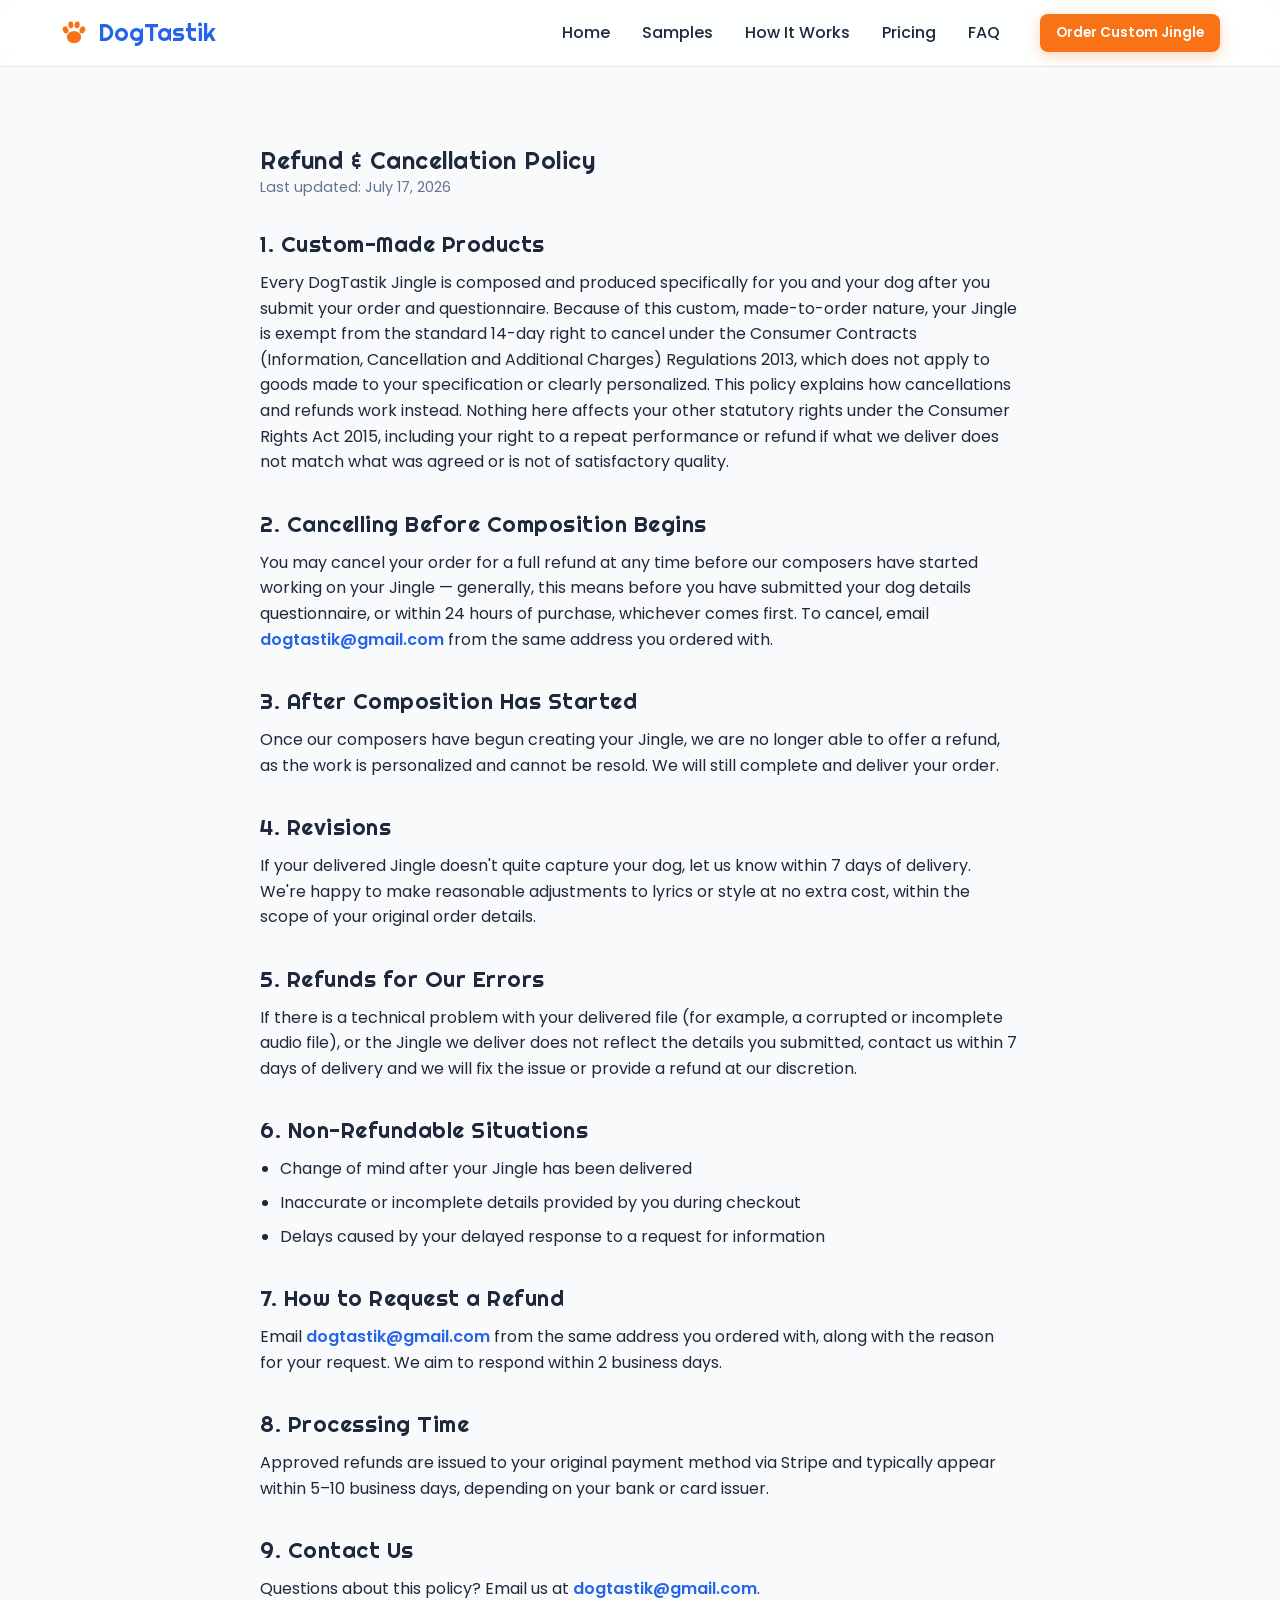
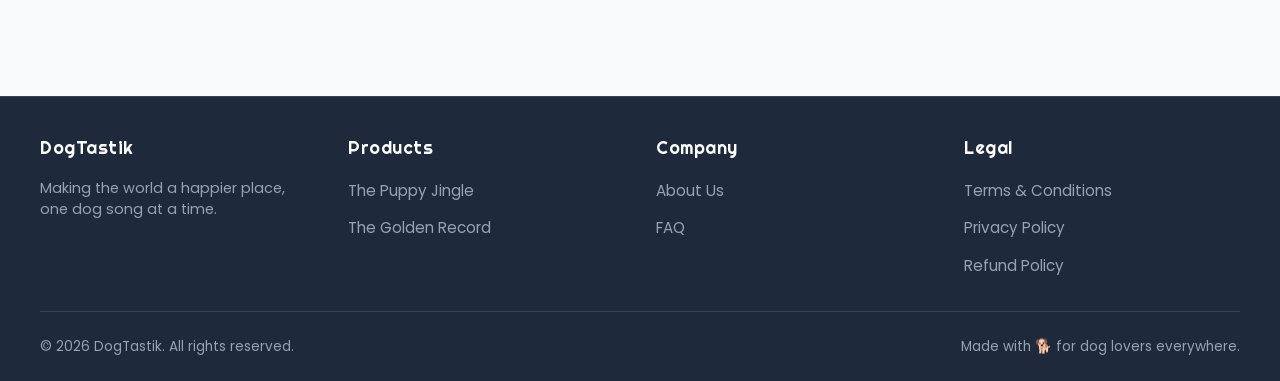
<file: refund-policy.html>
<!DOCTYPE html>
<html lang="en">
<head>
  <!-- Google tag (gtag.js) -->
  <script async src="https://www.googletagmanager.com/gtag/js?id=G-RC7KNJLQ66"></script>
  <script>
    window.dataLayer = window.dataLayer || [];
    function gtag(){dataLayer.push(arguments);}
    gtag('js', new Date());

    gtag('config', 'G-RC7KNJLQ66');
  </script>
  <meta charset="UTF-8">
  <meta name="viewport" content="width=device-width, initial-scale=1.0">
  <title>Refund & Cancellation Policy - DogTastik</title>
  <meta name="description" content="Refund and cancellation policy for DogTastik custom dog jingles and tunes.">
  <link rel="canonical" href="https://dogtastik.com/refund-policy.html">
  <link rel="icon" type="image/svg+xml" href="/favicon.svg">
  <meta name="theme-color" content="#f97316">
  <link rel="stylesheet" href="styles.css">
</head>
<body>

  <!-- Sticky Navigation Header -->
  <header>
    <div class="nav-container">
      <a href="index.html#home" class="logo">
        <svg xmlns="http://www.w3.org/2000/svg" viewBox="0 0 24 24">
          <ellipse cx="12" cy="15.5" rx="6.2" ry="5.3"/>
          <ellipse cx="4.8" cy="9.3" rx="2.4" ry="3.1" transform="rotate(-20 4.8 9.3)"/>
          <ellipse cx="9.3" cy="5" rx="2.2" ry="2.9" transform="rotate(-8 9.3 5)"/>
          <ellipse cx="14.7" cy="5" rx="2.2" ry="2.9" transform="rotate(8 14.7 5)"/>
          <ellipse cx="19.2" cy="9.3" rx="2.4" ry="3.1" transform="rotate(20 19.2 9.3)"/>
        </svg>
        <span>DogTastik</span>
      </a>

      <button class="nav-toggle" id="navToggle" aria-label="Toggle navigation menu" aria-expanded="false" aria-controls="navPanel">
        <svg width="24" height="24" viewBox="0 0 24 24" fill="none" stroke="currentColor" stroke-width="2" stroke-linecap="round">
          <line x1="3" y1="6" x2="21" y2="6"/>
          <line x1="3" y1="12" x2="21" y2="12"/>
          <line x1="3" y1="18" x2="21" y2="18"/>
        </svg>
      </button>

      <div class="nav-panel" id="navPanel">
        <nav class="nav-links">
          <a href="index.html#home">Home</a>
          <a href="index.html#samples-section">Samples</a>
          <a href="index.html#how-it-works">How It Works</a>
          <a href="index.html#pricing">Pricing</a>
          <a href="faq.html">FAQ</a>
        </nav>

        <div class="auth-buttons">
          <a href="index.html#pricing" class="btn btn-cta btn-sm">Order Custom Jingle</a>
        </div>
      </div>
    </div>
  </header>

  <main>
    <section>
      <div class="legal-content">
        <h1>Refund & Cancellation Policy</h1>
        <p class="updated-date">Last updated: July 17, 2026</p>

        <h2>1. Custom-Made Products</h2>
        <p>Every DogTastik Jingle is composed and produced specifically for you and your dog after you submit your order and questionnaire. Because of this custom, made-to-order nature, your Jingle is exempt from the standard 14-day right to cancel under the Consumer Contracts (Information, Cancellation and Additional Charges) Regulations 2013, which does not apply to goods made to your specification or clearly personalized. This policy explains how cancellations and refunds work instead. Nothing here affects your other statutory rights under the Consumer Rights Act 2015, including your right to a repeat performance or refund if what we deliver does not match what was agreed or is not of satisfactory quality.</p>

        <h2>2. Cancelling Before Composition Begins</h2>
        <p>You may cancel your order for a full refund at any time before our composers have started working on your Jingle — generally, this means before you have submitted your dog details questionnaire, or within 24 hours of purchase, whichever comes first. To cancel, email <a href="mailto:dogtastik@gmail.com">dogtastik@gmail.com</a> from the same address you ordered with.</p>

        <h2>3. After Composition Has Started</h2>
        <p>Once our composers have begun creating your Jingle, we are no longer able to offer a refund, as the work is personalized and cannot be resold. We will still complete and deliver your order.</p>

        <h2>4. Revisions</h2>
        <p>If your delivered Jingle doesn't quite capture your dog, let us know within 7 days of delivery. We're happy to make reasonable adjustments to lyrics or style at no extra cost, within the scope of your original order details.</p>

        <h2>5. Refunds for Our Errors</h2>
        <p>If there is a technical problem with your delivered file (for example, a corrupted or incomplete audio file), or the Jingle we deliver does not reflect the details you submitted, contact us within 7 days of delivery and we will fix the issue or provide a refund at our discretion.</p>

        <h2>6. Non-Refundable Situations</h2>
        <ul>
          <li>Change of mind after your Jingle has been delivered</li>
          <li>Inaccurate or incomplete details provided by you during checkout</li>
          <li>Delays caused by your delayed response to a request for information</li>
        </ul>

        <h2>7. How to Request a Refund</h2>
        <p>Email <a href="mailto:dogtastik@gmail.com">dogtastik@gmail.com</a> from the same address you ordered with, along with the reason for your request. We aim to respond within 2 business days.</p>

        <h2>8. Processing Time</h2>
        <p>Approved refunds are issued to your original payment method via Stripe and typically appear within 5–10 business days, depending on your bank or card issuer.</p>

        <h2>9. Contact Us</h2>
        <p>Questions about this policy? Email us at <a href="mailto:dogtastik@gmail.com">dogtastik@gmail.com</a>.</p>
      </div>
    </section>
  </main>

  <!-- Footer -->
  <footer>
    <div class="footer-grid">
      <div class="footer-col">
        <h4 style="font-family: var(--font-header); color: white;">DogTastik</h4>
        <p style="font-size: 0.9rem; margin-top: 10px; line-height: 1.5;">Making the world a happier place, one dog song at a time.</p>
      </div>
      <div class="footer-col">
        <h4>Products</h4>
        <ul>
          <li><a href="index.html#pricing">The Puppy Jingle</a></li>
          <li><a href="index.html#pricing">The Golden Record</a></li>
        </ul>
      </div>
      <div class="footer-col">
        <h4>Company</h4>
        <ul>
          <li><a href="index.html#home">About Us</a></li>
          <li><a href="faq.html">FAQ</a></li>
        </ul>
      </div>
      <div class="footer-col">
        <h4>Legal</h4>
        <ul>
          <li><a href="terms.html">Terms & Conditions</a></li>
          <li><a href="privacy.html">Privacy Policy</a></li>
          <li><a href="refund-policy.html">Refund Policy</a></li>
        </ul>
      </div>
    </div>
    <div class="footer-bottom">
      <p>&copy; 2026 DogTastik. All rights reserved.</p>
      <p>Made with 🐕 for dog lovers everywhere.</p>
    </div>
  </footer>

  <script>
    (function () {
      var toggle = document.getElementById('navToggle');
      var panel = document.getElementById('navPanel');
      if (!toggle || !panel) return;
      toggle.addEventListener('click', function (e) {
        e.stopPropagation();
        var isOpen = panel.classList.toggle('open');
        toggle.setAttribute('aria-expanded', String(isOpen));
      });
      document.addEventListener('click', function (e) {
        if (panel.classList.contains('open') && !panel.contains(e.target) && e.target !== toggle) {
          panel.classList.remove('open');
          toggle.setAttribute('aria-expanded', 'false');
        }
      });
    })();
  </script>
</body>
</html>
</file>
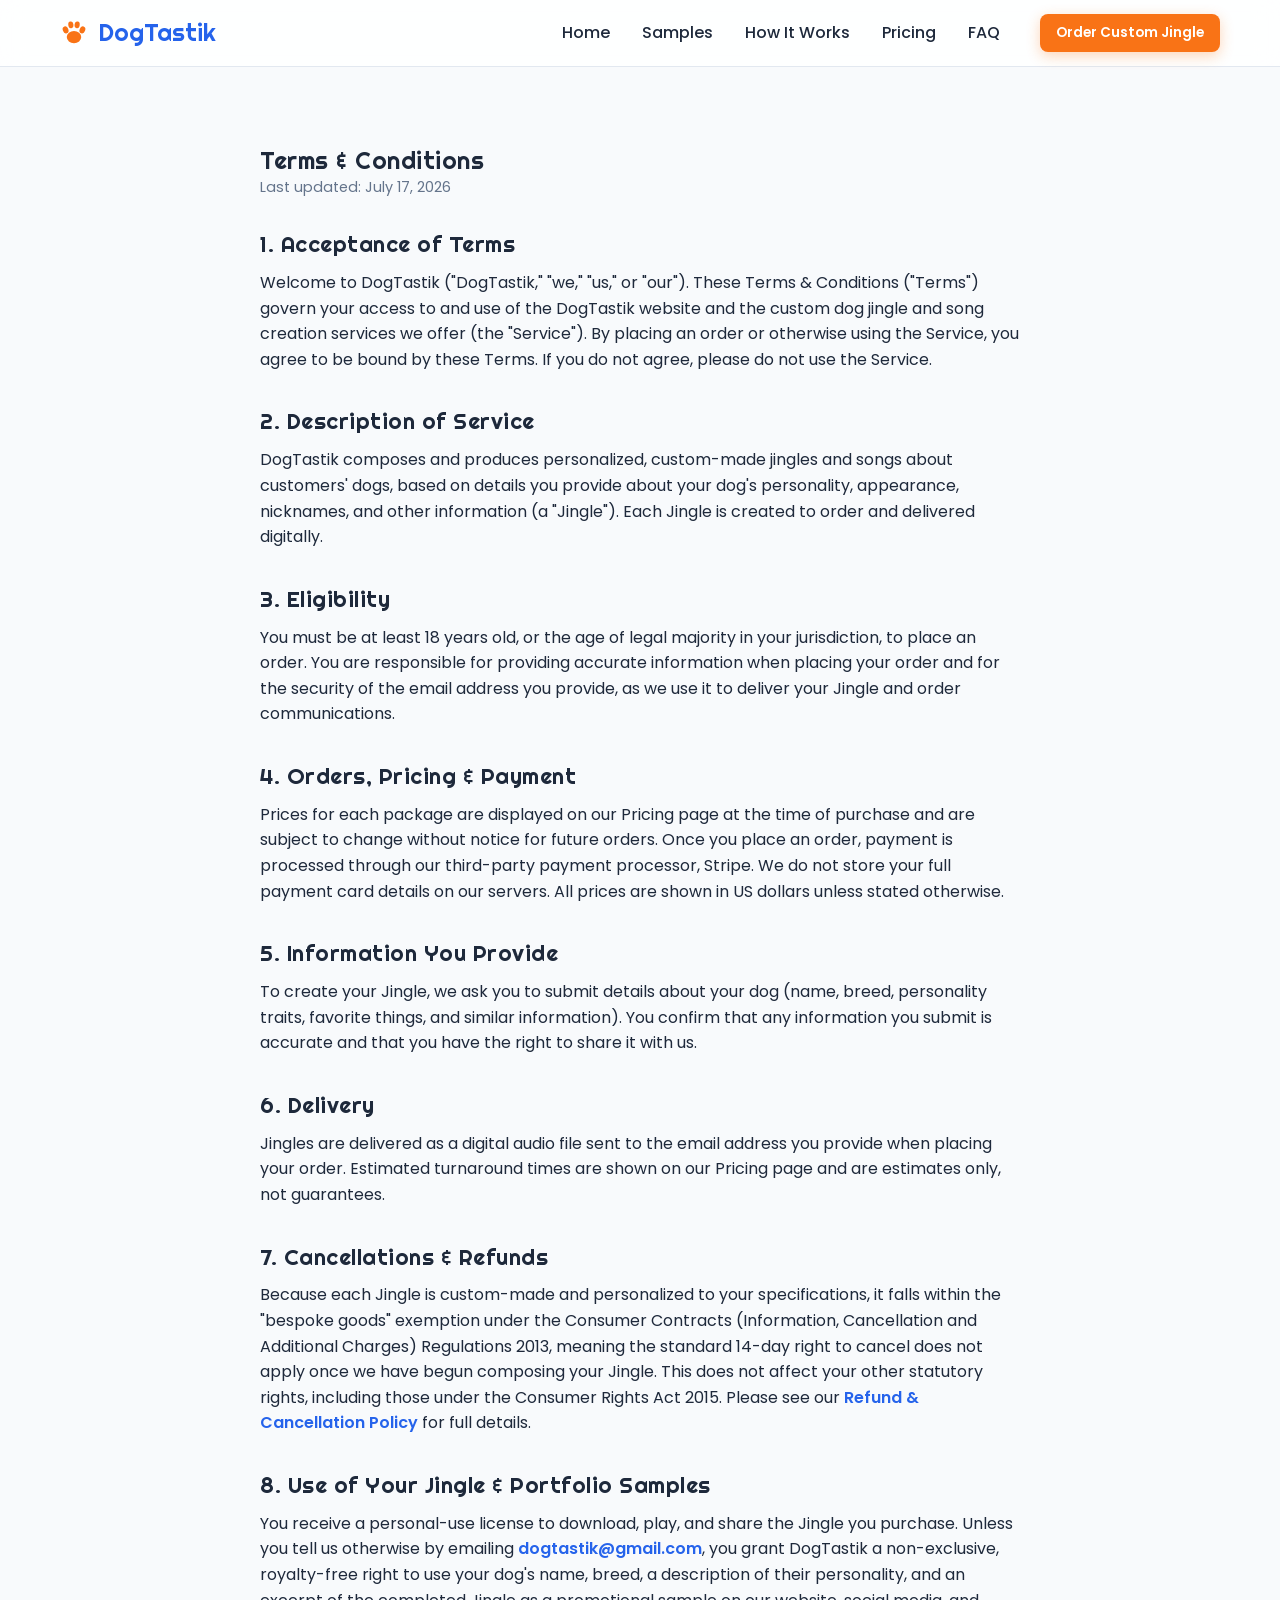
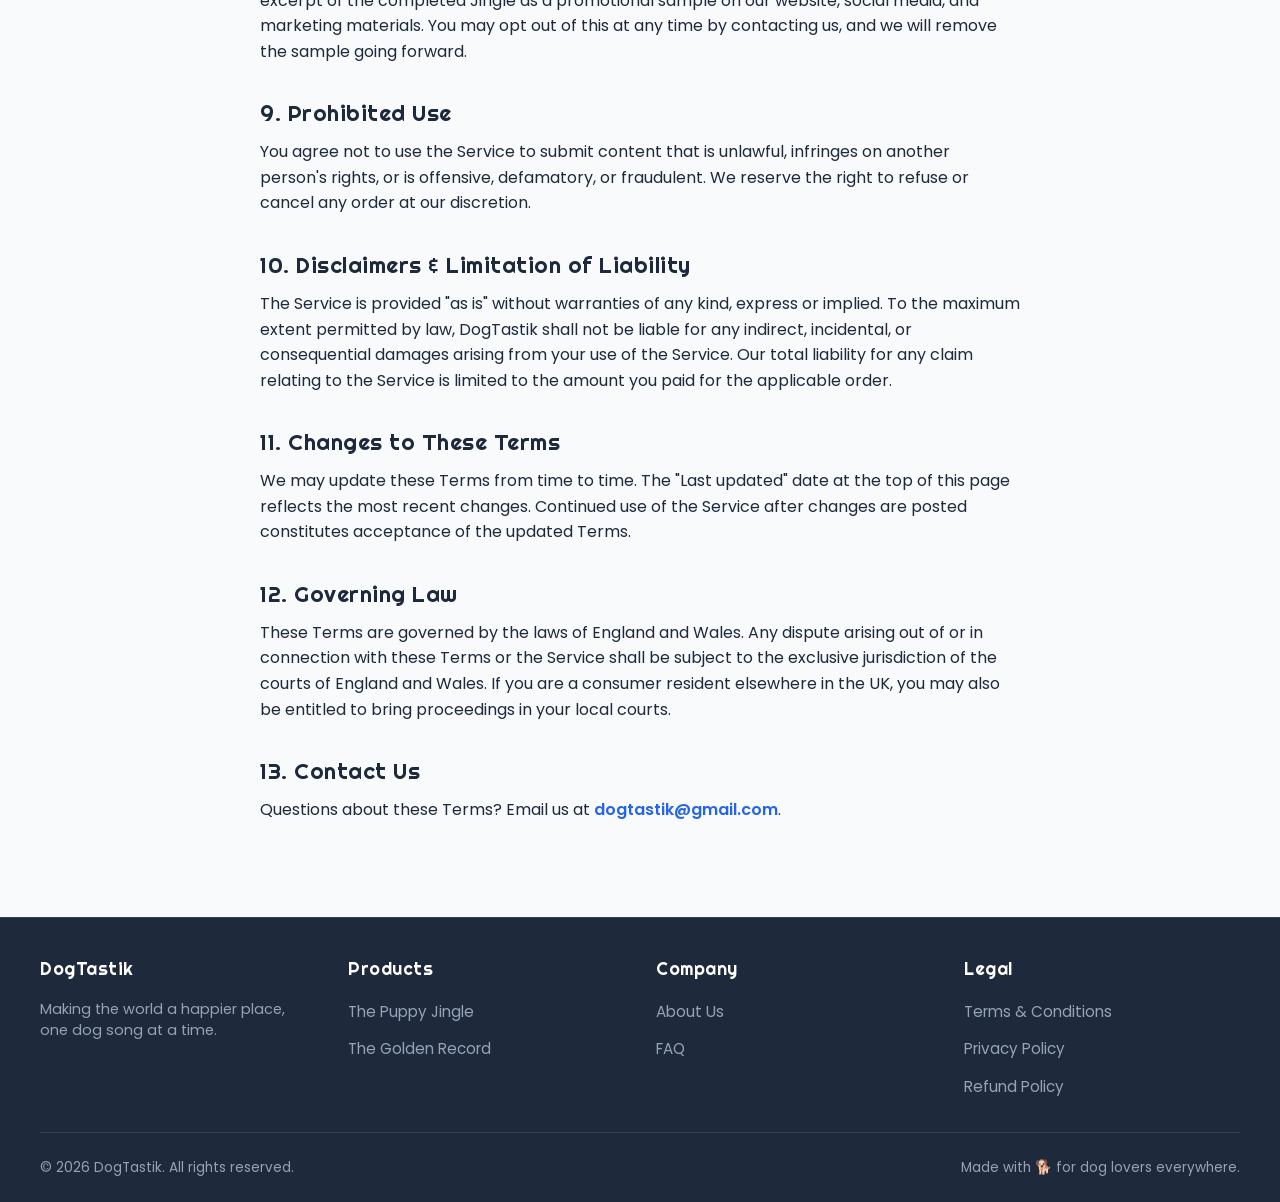
<file: terms.html>
<!DOCTYPE html>
<html lang="en">
<head>
  <!-- Google tag (gtag.js) -->
  <script async src="https://www.googletagmanager.com/gtag/js?id=G-RC7KNJLQ66"></script>
  <script>
    window.dataLayer = window.dataLayer || [];
    function gtag(){dataLayer.push(arguments);}
    gtag('js', new Date());

    gtag('config', 'G-RC7KNJLQ66');
  </script>
  <meta charset="UTF-8">
  <meta name="viewport" content="width=device-width, initial-scale=1.0">
  <title>Terms & Conditions - DogTastik</title>
  <meta name="description" content="Terms and Conditions for DogTastik custom dog jingles and tunes.">
  <link rel="canonical" href="https://dogtastik.com/terms.html">
  <link rel="icon" type="image/svg+xml" href="/favicon.svg">
  <meta name="theme-color" content="#f97316">
  <link rel="stylesheet" href="styles.css">
</head>
<body>

  <!-- Sticky Navigation Header -->
  <header>
    <div class="nav-container">
      <a href="index.html#home" class="logo">
        <svg xmlns="http://www.w3.org/2000/svg" viewBox="0 0 24 24">
          <ellipse cx="12" cy="15.5" rx="6.2" ry="5.3"/>
          <ellipse cx="4.8" cy="9.3" rx="2.4" ry="3.1" transform="rotate(-20 4.8 9.3)"/>
          <ellipse cx="9.3" cy="5" rx="2.2" ry="2.9" transform="rotate(-8 9.3 5)"/>
          <ellipse cx="14.7" cy="5" rx="2.2" ry="2.9" transform="rotate(8 14.7 5)"/>
          <ellipse cx="19.2" cy="9.3" rx="2.4" ry="3.1" transform="rotate(20 19.2 9.3)"/>
        </svg>
        <span>DogTastik</span>
      </a>

      <button class="nav-toggle" id="navToggle" aria-label="Toggle navigation menu" aria-expanded="false" aria-controls="navPanel">
        <svg width="24" height="24" viewBox="0 0 24 24" fill="none" stroke="currentColor" stroke-width="2" stroke-linecap="round">
          <line x1="3" y1="6" x2="21" y2="6"/>
          <line x1="3" y1="12" x2="21" y2="12"/>
          <line x1="3" y1="18" x2="21" y2="18"/>
        </svg>
      </button>

      <div class="nav-panel" id="navPanel">
        <nav class="nav-links">
          <a href="index.html#home">Home</a>
          <a href="index.html#samples-section">Samples</a>
          <a href="index.html#how-it-works">How It Works</a>
          <a href="index.html#pricing">Pricing</a>
          <a href="faq.html">FAQ</a>
        </nav>

        <div class="auth-buttons">
          <a href="index.html#pricing" class="btn btn-cta btn-sm">Order Custom Jingle</a>
        </div>
      </div>
    </div>
  </header>

  <main>
    <section>
      <div class="legal-content">
        <h1>Terms & Conditions</h1>
        <p class="updated-date">Last updated: July 17, 2026</p>

        <h2>1. Acceptance of Terms</h2>
        <p>Welcome to DogTastik ("DogTastik," "we," "us," or "our"). These Terms & Conditions ("Terms") govern your access to and use of the DogTastik website and the custom dog jingle and song creation services we offer (the "Service"). By placing an order or otherwise using the Service, you agree to be bound by these Terms. If you do not agree, please do not use the Service.</p>

        <h2>2. Description of Service</h2>
        <p>DogTastik composes and produces personalized, custom-made jingles and songs about customers' dogs, based on details you provide about your dog's personality, appearance, nicknames, and other information (a "Jingle"). Each Jingle is created to order and delivered digitally.</p>

        <h2>3. Eligibility</h2>
        <p>You must be at least 18 years old, or the age of legal majority in your jurisdiction, to place an order. You are responsible for providing accurate information when placing your order and for the security of the email address you provide, as we use it to deliver your Jingle and order communications.</p>

        <h2>4. Orders, Pricing & Payment</h2>
        <p>Prices for each package are displayed on our Pricing page at the time of purchase and are subject to change without notice for future orders. Once you place an order, payment is processed through our third-party payment processor, Stripe. We do not store your full payment card details on our servers. All prices are shown in US dollars unless stated otherwise.</p>

        <h2>5. Information You Provide</h2>
        <p>To create your Jingle, we ask you to submit details about your dog (name, breed, personality traits, favorite things, and similar information). You confirm that any information you submit is accurate and that you have the right to share it with us.</p>

        <h2>6. Delivery</h2>
        <p>Jingles are delivered as a digital audio file sent to the email address you provide when placing your order. Estimated turnaround times are shown on our Pricing page and are estimates only, not guarantees.</p>

        <h2>7. Cancellations & Refunds</h2>
        <p>Because each Jingle is custom-made and personalized to your specifications, it falls within the "bespoke goods" exemption under the Consumer Contracts (Information, Cancellation and Additional Charges) Regulations 2013, meaning the standard 14-day right to cancel does not apply once we have begun composing your Jingle. This does not affect your other statutory rights, including those under the Consumer Rights Act 2015. Please see our <a href="refund-policy.html">Refund & Cancellation Policy</a> for full details.</p>

        <h2>8. Use of Your Jingle & Portfolio Samples</h2>
        <p>You receive a personal-use license to download, play, and share the Jingle you purchase. Unless you tell us otherwise by emailing <a href="mailto:dogtastik@gmail.com">dogtastik@gmail.com</a>, you grant DogTastik a non-exclusive, royalty-free right to use your dog's name, breed, a description of their personality, and an excerpt of the completed Jingle as a promotional sample on our website, social media, and marketing materials. You may opt out of this at any time by contacting us, and we will remove the sample going forward.</p>

        <h2>9. Prohibited Use</h2>
        <p>You agree not to use the Service to submit content that is unlawful, infringes on another person's rights, or is offensive, defamatory, or fraudulent. We reserve the right to refuse or cancel any order at our discretion.</p>

        <h2>10. Disclaimers & Limitation of Liability</h2>
        <p>The Service is provided "as is" without warranties of any kind, express or implied. To the maximum extent permitted by law, DogTastik shall not be liable for any indirect, incidental, or consequential damages arising from your use of the Service. Our total liability for any claim relating to the Service is limited to the amount you paid for the applicable order.</p>

        <h2>11. Changes to These Terms</h2>
        <p>We may update these Terms from time to time. The "Last updated" date at the top of this page reflects the most recent changes. Continued use of the Service after changes are posted constitutes acceptance of the updated Terms.</p>

        <h2>12. Governing Law</h2>
        <p>These Terms are governed by the laws of England and Wales. Any dispute arising out of or in connection with these Terms or the Service shall be subject to the exclusive jurisdiction of the courts of England and Wales. If you are a consumer resident elsewhere in the UK, you may also be entitled to bring proceedings in your local courts.</p>

        <h2>13. Contact Us</h2>
        <p>Questions about these Terms? Email us at <a href="mailto:dogtastik@gmail.com">dogtastik@gmail.com</a>.</p>
      </div>
    </section>
  </main>

  <!-- Footer -->
  <footer>
    <div class="footer-grid">
      <div class="footer-col">
        <h4 style="font-family: var(--font-header); color: white;">DogTastik</h4>
        <p style="font-size: 0.9rem; margin-top: 10px; line-height: 1.5;">Making the world a happier place, one dog song at a time.</p>
      </div>
      <div class="footer-col">
        <h4>Products</h4>
        <ul>
          <li><a href="index.html#pricing">The Puppy Jingle</a></li>
          <li><a href="index.html#pricing">The Golden Record</a></li>
        </ul>
      </div>
      <div class="footer-col">
        <h4>Company</h4>
        <ul>
          <li><a href="index.html#home">About Us</a></li>
          <li><a href="faq.html">FAQ</a></li>
        </ul>
      </div>
      <div class="footer-col">
        <h4>Legal</h4>
        <ul>
          <li><a href="terms.html">Terms & Conditions</a></li>
          <li><a href="privacy.html">Privacy Policy</a></li>
          <li><a href="refund-policy.html">Refund Policy</a></li>
        </ul>
      </div>
    </div>
    <div class="footer-bottom">
      <p>&copy; 2026 DogTastik. All rights reserved.</p>
      <p>Made with 🐕 for dog lovers everywhere.</p>
    </div>
  </footer>

  <script>
    (function () {
      var toggle = document.getElementById('navToggle');
      var panel = document.getElementById('navPanel');
      if (!toggle || !panel) return;
      toggle.addEventListener('click', function (e) {
        e.stopPropagation();
        var isOpen = panel.classList.toggle('open');
        toggle.setAttribute('aria-expanded', String(isOpen));
      });
      document.addEventListener('click', function (e) {
        if (panel.classList.contains('open') && !panel.contains(e.target) && e.target !== toggle) {
          panel.classList.remove('open');
          toggle.setAttribute('aria-expanded', 'false');
        }
      });
    })();
  </script>
</body>
</html>
</file>
<file: styles.css>
@import url('https://fonts.googleapis.com/css2?family=Poppins:wght@300;400;500;600;700&family=Righteous&display=swap');

:root {
  --primary: #2563eb;
  --primary-hover: #1d4ed8;
  --secondary: #3b82f6;
  --cta: #f97316;
  --cta-hover: #ea580c;
  --bg: #f8fafc;
  --text: #1e293b;
  --text-muted: #64748b;
  --card-bg: #ffffff;
  --border: #e2e8f0;
  --success: #10b981;
  --warning: #f59e0b;
  --info: #0ea5e9;
  --shadow-sm: 0 1px 2px 0 rgb(0 0 0 / 0.05);
  --shadow: 0 4px 6px -1px rgb(0 0 0 / 0.1), 0 2px 4px -2px rgb(0 0 0 / 0.1);
  --shadow-lg: 0 10px 15px -3px rgb(0 0 0 / 0.1), 0 4px 6px -4px rgb(0 0 0 / 0.1);
  --shadow-xl: 0 20px 25px -5px rgb(0 0 0 / 0.1), 0 8px 10px -6px rgb(0 0 0 / 0.1);
  --font-header: 'Righteous', cursive;
  --font-body: 'Poppins', sans-serif;
  --radius-sm: 8px;
  --radius: 16px;
  --radius-lg: 24px;
  --transition: all 0.3s cubic-bezier(0.4, 0, 0.2, 1);
}

* {
  box-sizing: border-box;
  margin: 0;
  padding: 0;
}

body {
  font-family: var(--font-body);
  background-color: var(--bg);
  color: var(--text);
  line-height: 1.6;
  overflow-x: hidden;
  -webkit-font-smoothing: antialiased;
}

/* Scrollbar Customization */
::-webkit-scrollbar {
  width: 8px;
}
::-webkit-scrollbar-track {
  background: var(--bg);
}
::-webkit-scrollbar-thumb {
  background: #cbd5e1;
  border-radius: 4px;
}
::-webkit-scrollbar-thumb:hover {
  background: #94a3b8;
}

/* Typography */
h1, h2, h3, h4, h5, h6 {
  font-family: var(--font-header);
  font-weight: normal;
  letter-spacing: 0.5px;
  line-height: 1.2;
}

a {
  color: var(--primary);
  text-decoration: none;
  transition: var(--transition);
}

a:hover {
  color: var(--primary-hover);
}

button, .btn {
  font-family: var(--font-body);
  font-weight: 600;
  display: inline-flex;
  align-items: center;
  justify-content: center;
  gap: 8px;
  padding: 12px 28px;
  border-radius: var(--radius);
  border: none;
  cursor: pointer;
  transition: var(--transition);
  font-size: 0.95rem;
}

.btn-primary {
  background: var(--primary);
  color: white;
  box-shadow: 0 4px 14px rgba(37, 99, 235, 0.3);
}

.btn-primary:hover {
  background: var(--primary-hover);
  transform: translateY(-2px);
  box-shadow: 0 6px 20px rgba(37, 99, 235, 0.4);
}

.btn-cta {
  background: var(--cta);
  color: white;
  box-shadow: 0 4px 14px rgba(249, 115, 22, 0.3);
}

.btn-cta:hover {
  background: var(--cta-hover);
  transform: translateY(-2px);
  box-shadow: 0 6px 20px rgba(249, 115, 22, 0.4);
}

.btn-secondary {
  background: white;
  color: var(--text);
  border: 2px solid var(--border);
}

.btn-secondary:hover {
  background: var(--bg);
  border-color: var(--text-muted);
  transform: translateY(-2px);
}

.btn-sm {
  padding: 8px 16px;
  font-size: 0.85rem;
  border-radius: var(--radius-sm);
}

/* Layout */
header {
  position: sticky;
  top: 0;
  z-index: 100;
  background: rgba(255, 255, 255, 0.85);
  backdrop-filter: blur(12px);
  border-bottom: 1px solid var(--border);
  transition: var(--transition);
}

.nav-container {
  max-width: 1200px;
  margin: 0 auto;
  padding: 14px 20px;
  display: flex;
  justify-content: space-between;
  align-items: center;
  position: relative;
}

.logo {
  display: flex;
  align-items: center;
  gap: 10px;
  font-family: var(--font-header);
  font-size: 1.5rem;
  color: var(--primary);
  user-select: none;
}

.logo svg {
  fill: var(--cta);
  width: 28px;
  height: 28px;
  transition: var(--transition);
}

.logo:hover svg {
  transform: rotate(-15deg) scale(1.1);
}

/* Mobile hamburger toggle (hidden once the full nav fits, see min-width query) */
.nav-toggle {
  display: inline-flex;
  align-items: center;
  justify-content: center;
  width: 40px;
  height: 40px;
  background: none;
  border: none;
  color: var(--text);
  padding: 0;
  cursor: pointer;
}

/* Collapsible mobile menu holding both the nav links and auth buttons */
.nav-panel {
  display: none;
  position: absolute;
  top: 100%;
  left: 0;
  right: 0;
  flex-direction: column;
  gap: 20px;
  background: var(--card-bg);
  border-bottom: 1px solid var(--border);
  box-shadow: var(--shadow-lg);
  padding: 20px;
}

.nav-panel.open {
  display: flex;
}

.nav-links {
  display: flex;
  flex-direction: column;
  align-items: flex-start;
  gap: 18px;
}

.nav-links a {
  color: var(--text);
  font-weight: 500;
  position: relative;
}

.nav-links a::after {
  content: '';
  position: absolute;
  bottom: -4px;
  left: 0;
  width: 0;
  height: 2px;
  background: var(--cta);
  transition: var(--transition);
}

.nav-links a:hover {
  color: var(--cta);
}

.nav-links a:hover::after {
  width: 100%;
}

.auth-buttons {
  display: flex;
  flex-direction: column;
  gap: 10px;
  align-items: stretch;
}

.auth-buttons .btn {
  width: 100%;
}

main {
  min-height: calc(100vh - 80px - 200px);
}

/* Sections */
section {
  padding: 56px 20px;
  max-width: 1200px;
  margin: 0 auto;
}

/* Hero Section (mobile-first: single stacked column, centered) */
.hero-section {
  display: grid;
  grid-template-columns: 1fr;
  align-items: center;
  text-align: center;
  gap: 32px;
  padding-top: 24px;
  padding-bottom: 48px;
}

.hero-content h1 {
  font-size: clamp(2.1rem, 7vw, 3.8rem);
  line-height: 1.1;
  color: var(--text);
  margin-bottom: 20px;
}

.hero-content h1 span {
  color: var(--primary);
  background: linear-gradient(135deg, var(--primary), var(--cta));
  -webkit-background-clip: text;
  -webkit-text-fill-color: transparent;
}

.hero-content p {
  font-size: 1.05rem;
  color: var(--text-muted);
  margin-bottom: 28px;
  max-width: 500px;
  margin-left: auto;
  margin-right: auto;
}

.hero-buttons {
  display: flex;
  flex-direction: column;
  gap: 12px;
  width: 100%;
}

.hero-buttons .btn {
  width: 100%;
}

.hero-image-container {
  position: relative;
  display: flex;
  justify-content: center;
  align-items: center;
}

.hero-image-container::before {
  content: '';
  position: absolute;
  width: 110%;
  height: 110%;
  background: radial-gradient(circle, rgba(59, 130, 246, 0.15) 0%, rgba(248, 250, 252, 0) 70%);
  z-index: -1;
}

.hero-image {
  width: 100%;
  max-width: 480px;
  border-radius: var(--radius-lg);
  box-shadow: var(--shadow-xl);
  border: 4px solid white;
  transform: rotate(2deg);
  transition: var(--transition);
}

.hero-image:hover {
  transform: rotate(0deg) scale(1.02);
  box-shadow: 0 30px 50px rgba(0, 0, 0, 0.15);
}

/* Section Common Headers */
.section-header {
  text-align: center;
  margin-bottom: 40px;
}

.section-header h2 {
  font-size: clamp(1.7rem, 5vw, 2.5rem);
  color: var(--text);
  margin-bottom: 12px;
}

.section-header p {
  color: var(--text-muted);
  font-size: 1rem;
  max-width: 600px;
  margin: 0 auto;
}

/* Interactive Soundboard / Samples Section */
.samples-grid {
  display: grid;
  grid-template-columns: repeat(auto-fit, minmax(260px, 1fr));
  gap: 24px;
}

.sample-card {
  background: var(--card-bg);
  border-radius: var(--radius);
  border: 2px solid var(--border);
  padding: 24px;
  box-shadow: var(--shadow);
  transition: var(--transition);
  display: flex;
  flex-direction: column;
  gap: 16px;
  position: relative;
  overflow: hidden;
}

.sample-card::after {
  content: '';
  position: absolute;
  top: 0;
  left: 0;
  width: 6px;
  height: 100%;
  background: var(--primary);
}

.sample-card.orange::after { background: var(--cta); }
.sample-card.green::after { background: var(--success); }
.sample-card.purple::after { background: #8b5cf6; }

.sample-card:hover {
  transform: translateY(-8px);
  box-shadow: var(--shadow-xl);
  border-color: #cbd5e1;
}

.sample-header {
  display: flex;
  align-items: center;
  gap: 16px;
}

.dog-avatar {
  font-size: 2.2rem;
  background: var(--bg);
  width: 60px;
  height: 60px;
  border-radius: 50%;
  display: flex;
  align-items: center;
  justify-content: center;
  border: 2px solid var(--border);
  overflow: hidden;
}

.dog-avatar img {
  width: 78%;
  height: 78%;
  object-fit: contain;
}

.sample-info h3 {
  font-family: var(--font-header);
  font-size: 1.3rem;
  color: var(--text);
}

.sample-info p {
  font-size: 0.85rem;
  color: var(--text-muted);
  font-weight: 500;
}

.sample-tags {
  display: flex;
  flex-wrap: wrap;
  gap: 8px;
}

.tag {
  background: var(--bg);
  color: var(--text-muted);
  font-size: 0.75rem;
  padding: 4px 10px;
  border-radius: 100px;
  font-weight: 600;
  border: 1px solid var(--border);
}

.sample-lyrics {
  font-size: 0.9rem;
  font-style: italic;
  color: var(--text-muted);
  background: #f8fafc;
  padding: 12px;
  border-radius: var(--radius-sm);
  border-left: 3px solid #cbd5e1;
  flex-grow: 1;
}

/* Custom Audio Player */
.audio-player-container {
  background: var(--bg);
  border-radius: var(--radius-sm);
  padding: 12px;
  display: flex;
  align-items: center;
  gap: 12px;
  border: 1px solid var(--border);
}

.play-btn {
  background: var(--primary);
  color: white;
  width: 40px;
  height: 40px;
  border-radius: 50%;
  display: flex;
  align-items: center;
  justify-content: center;
  border: none;
  cursor: pointer;
  transition: var(--transition);
  flex-shrink: 0;
}

.play-btn:hover {
  background: var(--primary-hover);
  transform: scale(1.05);
}

.sample-card.orange .play-btn { background: var(--cta); }
.sample-card.orange .play-btn:hover { background: var(--cta-hover); }

.audio-progress-bar {
  flex-grow: 1;
  height: 6px;
  background: #cbd5e1;
  border-radius: 3px;
  position: relative;
  cursor: pointer;
  overflow: hidden;
}

.audio-progress {
  position: absolute;
  left: 0;
  top: 0;
  height: 100%;
  width: 0%;
  background: var(--primary);
  transition: width 0.1s linear;
}

.sample-card.orange .audio-progress { background: var(--cta); }

.audio-time {
  font-size: 0.75rem;
  color: var(--text-muted);
  font-weight: 600;
  width: 32px;
  text-align: right;
}

/* Pricing Grid */
.pricing-grid {
  display: grid;
  grid-template-columns: repeat(auto-fit, minmax(260px, 1fr));
  gap: 24px;
  max-width: 1000px;
  margin: 0 auto;
}

.pricing-card {
  background: var(--card-bg);
  border-radius: var(--radius-lg);
  border: 2px solid var(--border);
  padding: 32px 24px;
  box-shadow: var(--shadow);
  transition: var(--transition);
  position: relative;
  display: flex;
  flex-direction: column;
  gap: 24px;
}

.pricing-card.popular {
  border-color: var(--cta);
}

.badge-popular {
  position: absolute;
  top: -16px;
  right: 32px;
  background: var(--cta);
  color: white;
  padding: 6px 16px;
  border-radius: 100px;
  font-weight: 700;
  font-size: 0.75rem;
  text-transform: uppercase;
  letter-spacing: 1px;
}

.pricing-card:hover {
  box-shadow: var(--shadow-xl);
}

.pricing-card.popular:hover {
  transform: translateY(-4px);
}

.pricing-header h3 {
  font-size: 1.8rem;
  margin-bottom: 8px;
}

.price {
  display: flex;
  align-items: baseline;
  gap: 4px;
  font-family: var(--font-header);
  font-size: 3rem;
  color: var(--text);
}

.price span {
  font-family: var(--font-body);
  font-size: 1rem;
  color: var(--text-muted);
  font-weight: 500;
}

.pricing-features {
  list-style: none;
  display: flex;
  flex-direction: column;
  gap: 12px;
}

.pricing-features li {
  display: flex;
  align-items: center;
  gap: 12px;
  font-size: 0.95rem;
}

.pricing-features svg {
  width: 20px;
  height: 20px;
  fill: var(--success);
  flex-shrink: 0;
}

.pricing-card button {
  width: 100%;
  margin-top: 12px;
}

/* How It Works Steps */
.steps-container {
  display: grid;
  grid-template-columns: repeat(auto-fit, minmax(160px, 1fr));
  gap: 28px;
  position: relative;
}

.step-card {
  text-align: center;
  display: flex;
  flex-direction: column;
  align-items: center;
  gap: 16px;
  position: relative;
}

.step-number {
  background: var(--primary);
  color: white;
  width: 60px;
  height: 60px;
  border-radius: 50%;
  display: flex;
  align-items: center;
  justify-content: center;
  font-family: var(--font-header);
  font-size: 1.8rem;
  box-shadow: 0 4px 10px rgba(37, 99, 235, 0.3);
}

.step-card.orange .step-number {
  background: var(--cta);
  box-shadow: 0 4px 10px rgba(249, 115, 22, 0.3);
}

.step-card h3 {
  font-size: 1.3rem;
}

.step-card p {
  color: var(--text-muted);
  font-size: 0.95rem;
  max-width: 240px;
}

/* App Views / Single Page Routing */
.app-view {
  display: none;
  animation: fadeIn 0.4s ease;
}

.app-view.active {
  display: block;
}

@keyframes fadeIn {
  from { opacity: 0; transform: translateY(10px); }
  to { opacity: 1; transform: translateY(0); }
}

/* Card Component (Forms / Auth) */
.auth-container, .form-container {
  max-width: 480px;
  margin: 32px auto;
  padding: 28px 20px;
  background: var(--card-bg);
  border-radius: var(--radius-lg);
  border: 2px solid var(--border);
  box-shadow: var(--shadow-xl);
}

.auth-header, .form-header {
  text-align: center;
  margin-bottom: 32px;
}

.auth-header h2, .form-header h2 {
  font-size: 2.2rem;
  margin-bottom: 8px;
}

.auth-header p, .form-header p {
  color: var(--text-muted);
  font-size: 0.95rem;
}

.form-group {
  margin-bottom: 20px;
}

.form-group label {
  display: block;
  font-weight: 600;
  font-size: 0.9rem;
  margin-bottom: 8px;
  color: var(--text);
}

.form-group input, .form-group select, .form-group textarea {
  width: 100%;
  padding: 12px 16px;
  border-radius: var(--radius-sm);
  border: 2px solid var(--border);
  font-family: var(--font-body);
  font-size: 0.95rem;
  outline: none;
  transition: var(--transition);
}

.form-group input:focus, .form-group select:focus, .form-group textarea:focus {
  border-color: var(--primary);
  box-shadow: 0 0 0 4px rgba(37, 99, 235, 0.1);
}

.form-group textarea {
  resize: vertical;
  min-height: 100px;
}

/* Personality trait / signature sound chip selectors */
.trait-groups {
  display: flex;
  flex-direction: column;
  gap: 14px;
}

.trait-group-label {
  display: block;
  font-size: 0.8rem;
  font-weight: 700;
  text-transform: uppercase;
  letter-spacing: 0.03em;
  color: var(--text-muted);
  margin-bottom: 8px;
}

.trait-options {
  display: flex;
  flex-wrap: wrap;
  gap: 8px;
}

.trait-chip {
  display: inline-flex;
  align-items: center;
  gap: 6px;
  padding: 8px 14px;
  border-radius: 100px;
  border: 2px solid var(--border);
  font-size: 0.85rem;
  font-weight: 600;
  cursor: pointer;
  transition: var(--transition);
  user-select: none;
}

.trait-chip input {
  position: absolute;
  opacity: 0;
  width: 0;
  height: 0;
}

.trait-chip:has(input:checked) {
  background: var(--primary);
  border-color: var(--primary);
  color: #fff;
}

.trait-chip:has(input:disabled:not(:checked)) {
  opacity: 0.4;
  cursor: not-allowed;
}

/* Vibe selection cards */
.vibe-cards {
  display: grid;
  grid-template-columns: repeat(auto-fit, minmax(160px, 1fr));
  gap: 10px;
}

.vibe-card {
  position: relative;
  display: flex;
  align-items: center;
  justify-content: center;
  text-align: center;
  padding: 16px 12px;
  border-radius: var(--radius-sm);
  border: 2px solid var(--border);
  font-weight: 600;
  font-size: 0.9rem;
  cursor: pointer;
  transition: var(--transition);
}

.vibe-card input {
  position: absolute;
  opacity: 0;
  width: 0;
  height: 0;
}

.vibe-card:has(input:checked) {
  background: var(--primary);
  border-color: var(--primary);
  color: #fff;
}

.vibe-card.suggested::before {
  content: '✨ Suggested';
  position: absolute;
  top: -10px;
  right: 8px;
  background: var(--success, #16a34a);
  color: #fff;
  font-size: 0.65rem;
  font-weight: 700;
  padding: 2px 8px;
  border-radius: 100px;
}

.auth-footer {
  margin-top: 24px;
  text-align: center;
  font-size: 0.9rem;
  color: var(--text-muted);
}

.auth-footer a {
  font-weight: 600;
}

/* Stripe Simulator Modal/View */
.checkout-container {
  max-width: 560px;
  margin: 32px auto;
  background: var(--card-bg);
  border-radius: var(--radius-lg);
  border: 2px solid var(--border);
  box-shadow: var(--shadow-xl);
  overflow: hidden;
}

.checkout-summary {
  background: var(--primary);
  color: white;
  padding: 24px 20px;
}

.checkout-summary h2 {
  font-size: 1.8rem;
  margin-bottom: 8px;
}

.checkout-summary p {
  opacity: 0.9;
  font-size: 0.95rem;
}

.checkout-price {
  font-family: var(--font-header);
  font-size: 2.2rem;
  margin-top: 16px;
}

.checkout-body {
  padding: 24px 20px;
}

.credit-card-inputs {
  border: 2px solid var(--border);
  border-radius: var(--radius-sm);
  padding: 16px;
  margin-bottom: 24px;
  display: flex;
  flex-direction: column;
  gap: 16px;
}

.card-num-row {
  display: flex;
  align-items: center;
  gap: 12px;
}

.card-num-row svg {
  width: 32px;
  height: 24px;
  fill: var(--text-muted);
}

.card-num-row input {
  border: none;
  outline: none;
  font-size: 1.1rem;
  width: 100%;
  letter-spacing: 2px;
}

.card-meta-row {
  display: flex;
  gap: 16px;
  border-top: 1px solid var(--border);
  padding-top: 12px;
}

.card-meta-row input {
  border: none;
  outline: none;
  font-size: 0.95rem;
  width: 50%;
}

.checkout-btn {
  width: 100%;
}

/* Processing Screen overlay */
.processing-overlay {
  position: fixed;
  top: 0;
  left: 0;
  width: 100vw;
  height: 100vh;
  background: rgba(15, 23, 42, 0.85);
  z-index: 1000;
  display: none;
  flex-direction: column;
  justify-content: center;
  align-items: center;
  color: white;
  gap: 20px;
}

.spinner {
  width: 60px;
  height: 60px;
  border: 6px solid rgba(255, 255, 255, 0.2);
  border-top-color: var(--cta);
  border-radius: 50%;
  animation: spin 1s infinite linear;
}

@keyframes spin {
  to { transform: rotate(360deg); }
}

/* Multi-step Stepper for Dashboard */
.stepper-container {
  display: flex;
  justify-content: space-between;
  align-items: center;
  max-width: 800px;
  margin: 24px auto;
  position: relative;
  padding: 0 10px;
  overflow-x: auto;
  padding-bottom: 12px;
}

.stepper-line {
  position: absolute;
  height: 4px;
  background: var(--border);
  left: 10%;
  right: 10%;
  top: 20px;
  z-index: 1;
}

.stepper-line-progress {
  position: absolute;
  height: 100%;
  width: 0%;
  background: var(--success);
  transition: width 0.4s ease;
}

.step-node {
  position: relative;
  z-index: 2;
  display: flex;
  flex-direction: column;
  align-items: center;
  gap: 8px;
  flex-shrink: 0;
}

.step-circle {
  width: 44px;
  height: 44px;
  border-radius: 50%;
  background: white;
  border: 3px solid var(--border);
  display: flex;
  align-items: center;
  justify-content: center;
  font-weight: bold;
  color: var(--text-muted);
  transition: var(--transition);
}

.step-node.completed .step-circle {
  background: var(--success);
  border-color: var(--success);
  color: white;
}

.step-node.active .step-circle {
  border-color: var(--primary);
  color: var(--primary);
  box-shadow: 0 0 0 6px rgba(37, 99, 235, 0.15);
}

.step-label {
  font-size: 0.8rem;
  font-weight: 600;
  color: var(--text-muted);
  text-align: center;
  width: 80px;
  transition: var(--transition);
}

.step-node.active .step-label {
  color: var(--primary);
}

.step-node.completed .step-label {
  color: var(--success);
}

/* Customer Dashboard Detail Layout */
.dashboard-grid {
  display: grid;
  grid-template-columns: 1fr;
  gap: 24px;
  margin-top: 28px;
}

.dashboard-card {
  background: var(--card-bg);
  border: 2px solid var(--border);
  border-radius: var(--radius-lg);
  padding: 24px 20px;
  box-shadow: var(--shadow);
}

.dashboard-card h3 {
  font-size: 1.5rem;
  margin-bottom: 20px;
  border-bottom: 2px solid var(--border);
  padding-bottom: 12px;
}

.info-list {
  display: flex;
  flex-direction: column;
  gap: 16px;
}

.info-item label {
  font-size: 0.8rem;
  text-transform: uppercase;
  color: var(--text-muted);
  font-weight: 700;
  letter-spacing: 0.5px;
}

.info-item p {
  font-size: 1.1rem;
  color: var(--text);
  font-weight: 500;
}

.info-item .tags-list {
  display: flex;
  gap: 8px;
  flex-wrap: wrap;
  margin-top: 6px;
}

.jingle-ready-box {
  background: radial-gradient(circle at top right, rgba(16, 185, 129, 0.1), white);
  border: 2px dashed var(--success);
  border-radius: var(--radius);
  padding: 32px;
  text-align: center;
  display: flex;
  flex-direction: column;
  align-items: center;
  gap: 16px;
}

.jingle-ready-box h4 {
  font-size: 1.5rem;
  color: var(--success);
}

.jingle-ready-box .large-player {
  width: 100%;
  max-width: 400px;
  margin: 12px 0;
}

.lyrics-display {
  white-space: pre-line;
  font-style: italic;
  font-size: 1.05rem;
  color: var(--text);
  line-height: 1.8;
  background: #f8fafc;
  padding: 24px;
  border-radius: var(--radius);
  border-left: 4px solid var(--success);
  text-align: left;
  width: 100%;
}

/* Admin Dashboard Table */
.admin-header-row {
  display: flex;
  flex-direction: column;
  align-items: flex-start;
  gap: 16px;
  margin-bottom: 24px;
}

.stats-grid {
  display: grid;
  grid-template-columns: repeat(auto-fit, minmax(150px, 1fr));
  gap: 16px;
  margin-bottom: 28px;
}

.stat-card {
  background: white;
  border: 2px solid var(--border);
  border-radius: var(--radius);
  padding: 20px;
  box-shadow: var(--shadow);
  display: flex;
  flex-direction: column;
  gap: 8px;
}

.stat-card label {
  font-size: 0.85rem;
  color: var(--text-muted);
  text-transform: uppercase;
  font-weight: 700;
}

.stat-card p {
  font-family: var(--font-header);
  font-size: 2.2rem;
  color: var(--primary);
}

.stat-card.orange p { color: var(--cta); }
.stat-card.success p { color: var(--success); }

.admin-table-container {
  background: white;
  border: 2px solid var(--border);
  border-radius: var(--radius-lg);
  box-shadow: var(--shadow-lg);
  overflow-x: auto;
}

table {
  width: 100%;
  border-collapse: collapse;
  text-align: left;
}

th, td {
  padding: 16px 24px;
  border-bottom: 1px solid var(--border);
}

th {
  background: var(--bg);
  font-weight: 600;
  color: var(--text);
  font-size: 0.9rem;
}

tr:hover td {
  background: #f8fafc;
}

.status-badge {
  display: inline-flex;
  padding: 4px 12px;
  border-radius: 100px;
  font-size: 0.75rem;
  font-weight: 700;
  text-transform: uppercase;
}

.status-badge.placed { background: #cbd5e1; color: var(--text-muted); }
.status-badge.paid { background: #d0e1fd; color: var(--primary); }
.status-badge.questionnaire { background: #fef3c7; color: var(--warning); }
.status-badge.composing { background: #e0f2fe; color: var(--info); }
.status-badge.ready { background: #d1fae5; color: var(--success); }

/* Details Drawer or Modal overlay for Admin */
.admin-modal {
  position: fixed;
  top: 0;
  left: 0;
  width: 100vw;
  height: 100vh;
  background: rgba(15, 23, 42, 0.5);
  backdrop-filter: blur(4px);
  z-index: 500;
  display: none;
  justify-content: center;
  align-items: center;
  padding: 24px;
}

.admin-modal-content {
  background: white;
  border-radius: var(--radius-lg);
  border: 2px solid var(--border);
  width: 100%;
  max-width: 800px;
  max-height: 90vh;
  overflow-y: auto;
  box-shadow: var(--shadow-xl);
  display: flex;
  flex-direction: column;
}

.admin-modal-header {
  padding: 20px;
  border-bottom: 1px solid var(--border);
  display: flex;
  justify-content: space-between;
  align-items: center;
}

.admin-modal-body {
  padding: 20px;
  display: grid;
  grid-template-columns: 1fr;
  gap: 24px;
}

.close-modal-btn {
  background: none;
  border: none;
  font-size: 1.5rem;
  cursor: pointer;
  color: var(--text-muted);
}

.close-modal-btn:hover {
  color: var(--text);
}

/* File Upload drag and drop zone */
.file-upload-zone {
  border: 2px dashed var(--border);
  border-radius: var(--radius);
  padding: 24px;
  text-align: center;
  cursor: pointer;
  transition: var(--transition);
  margin-bottom: 16px;
  display: flex;
  flex-direction: column;
  align-items: center;
  gap: 8px;
}

.file-upload-zone:hover, .file-upload-zone.dragover {
  border-color: var(--primary);
  background: rgba(37, 99, 235, 0.05);
}

.file-upload-zone svg {
  width: 48px;
  height: 48px;
  fill: var(--text-muted);
}

.file-upload-zone.has-file {
  border-color: var(--success);
  background: rgba(16, 185, 129, 0.05);
}

.file-upload-zone.has-file svg {
  fill: var(--success);
}

/* Email log mock view */
.email-log-box {
  background: #f8fafc;
  border: 1px solid var(--border);
  border-radius: var(--radius-sm);
  padding: 16px;
  margin-top: 16px;
}

.email-log-item {
  border-bottom: 1px solid var(--border);
  padding: 10px 0;
  font-size: 0.85rem;
}

.email-log-item:last-child {
  border: none;
}

/* Footer styling */
footer {
  background: var(--text);
  color: #94a3b8;
  padding: 40px 20px 24px;
  border-top: 1px solid #334155;
}

.footer-grid {
  max-width: 1200px;
  margin: 0 auto 32px;
  display: grid;
  grid-template-columns: repeat(auto-fit, minmax(140px, 1fr));
  gap: 32px;
}

.footer-col h4 {
  color: white;
  margin-bottom: 20px;
  font-size: 1.1rem;
}

.footer-col ul {
  list-style: none;
  display: flex;
  flex-direction: column;
  gap: 12px;
}

.footer-col ul a {
  color: #94a3b8;
  font-size: 0.95rem;
}

.footer-col ul a:hover {
  color: white;
}

.footer-bottom {
  max-width: 1200px;
  margin: 0 auto;
  padding-top: 24px;
  border-top: 1px solid #334155;
  display: flex;
  flex-direction: column;
  gap: 16px;
  align-items: center;
  text-align: center;
  font-size: 0.85rem;
}

/* Long-form legal pages (Terms, Privacy, Refund Policy) */
.legal-content {
  max-width: 760px;
  margin: 0 auto;
}

.legal-content .updated-date {
  color: var(--text-muted);
  font-size: 0.9rem;
  margin-bottom: 32px;
}

.legal-content h2 {
  font-size: 1.4rem;
  margin-top: 36px;
  margin-bottom: 12px;
}

.legal-content h2:first-of-type {
  margin-top: 0;
}

.legal-content h3 {
  font-size: 1.1rem;
  margin-top: 20px;
  margin-bottom: 8px;
}

.legal-content p {
  color: var(--text);
  margin-bottom: 14px;
}

.legal-content ul, .legal-content ol {
  color: var(--text);
  margin: 0 0 14px 20px;
}

.legal-content li {
  margin-bottom: 8px;
}

.legal-content a {
  font-weight: 600;
}

/* Responsive (mobile-first: base styles above target small screens,
   these min-width queries progressively layer on tablet/desktop enhancements) */
@media (min-width: 640px) {
  section {
    padding: 72px 24px;
  }

  .hero-buttons {
    flex-direction: row;
    width: auto;
  }
  .hero-buttons .btn {
    width: auto;
  }

  .auth-container, .form-container {
    margin: 60px auto;
    padding: 40px 32px;
  }

  .checkout-container {
    margin: 60px auto;
  }
  .checkout-summary {
    padding: 32px;
  }
  .checkout-body {
    padding: 32px;
  }

  .pricing-card.popular {
    transform: scale(1.05);
  }
  .pricing-card.popular:hover {
    transform: scale(1.05) translateY(-4px);
  }

  .admin-header-row {
    flex-direction: row;
    justify-content: space-between;
    align-items: center;
  }

  .footer-bottom {
    flex-direction: row;
    justify-content: space-between;
    text-align: left;
  }
}

/* Full nav fits inline from here up; collapse back to the hamburger below it */
@media (min-width: 860px) {
  .nav-toggle {
    display: none;
  }
  .nav-panel {
    display: flex;
    position: static;
    flex-direction: row;
    align-items: center;
    justify-content: flex-end;
    flex: 1;
    margin-left: 40px;
    gap: 40px;
    padding: 0;
    background: none;
    border: none;
    box-shadow: none;
  }
  .nav-links {
    flex-direction: row;
    align-items: center;
    gap: 32px;
  }
  .auth-buttons {
    flex-direction: row;
    align-items: center;
    width: auto;
  }
  .auth-buttons .btn {
    width: auto;
  }
}

@media (min-width: 968px) {
  section {
    padding: 80px 24px;
  }

  .hero-section {
    grid-template-columns: 1fr 1fr;
    text-align: left;
    gap: 48px;
    padding-top: 40px;
    padding-bottom: 80px;
  }
  .hero-content p {
    margin-left: 0;
    margin-right: 0;
  }
  .hero-buttons {
    justify-content: flex-start;
  }

  .dashboard-grid {
    grid-template-columns: 1fr 1.5fr;
  }
  .dashboard-card {
    padding: 32px;
  }

  .admin-modal-body {
    grid-template-columns: 1.2fr 1fr;
    padding: 32px;
  }
  .admin-modal-header {
    padding: 24px;
  }
}
</file>
